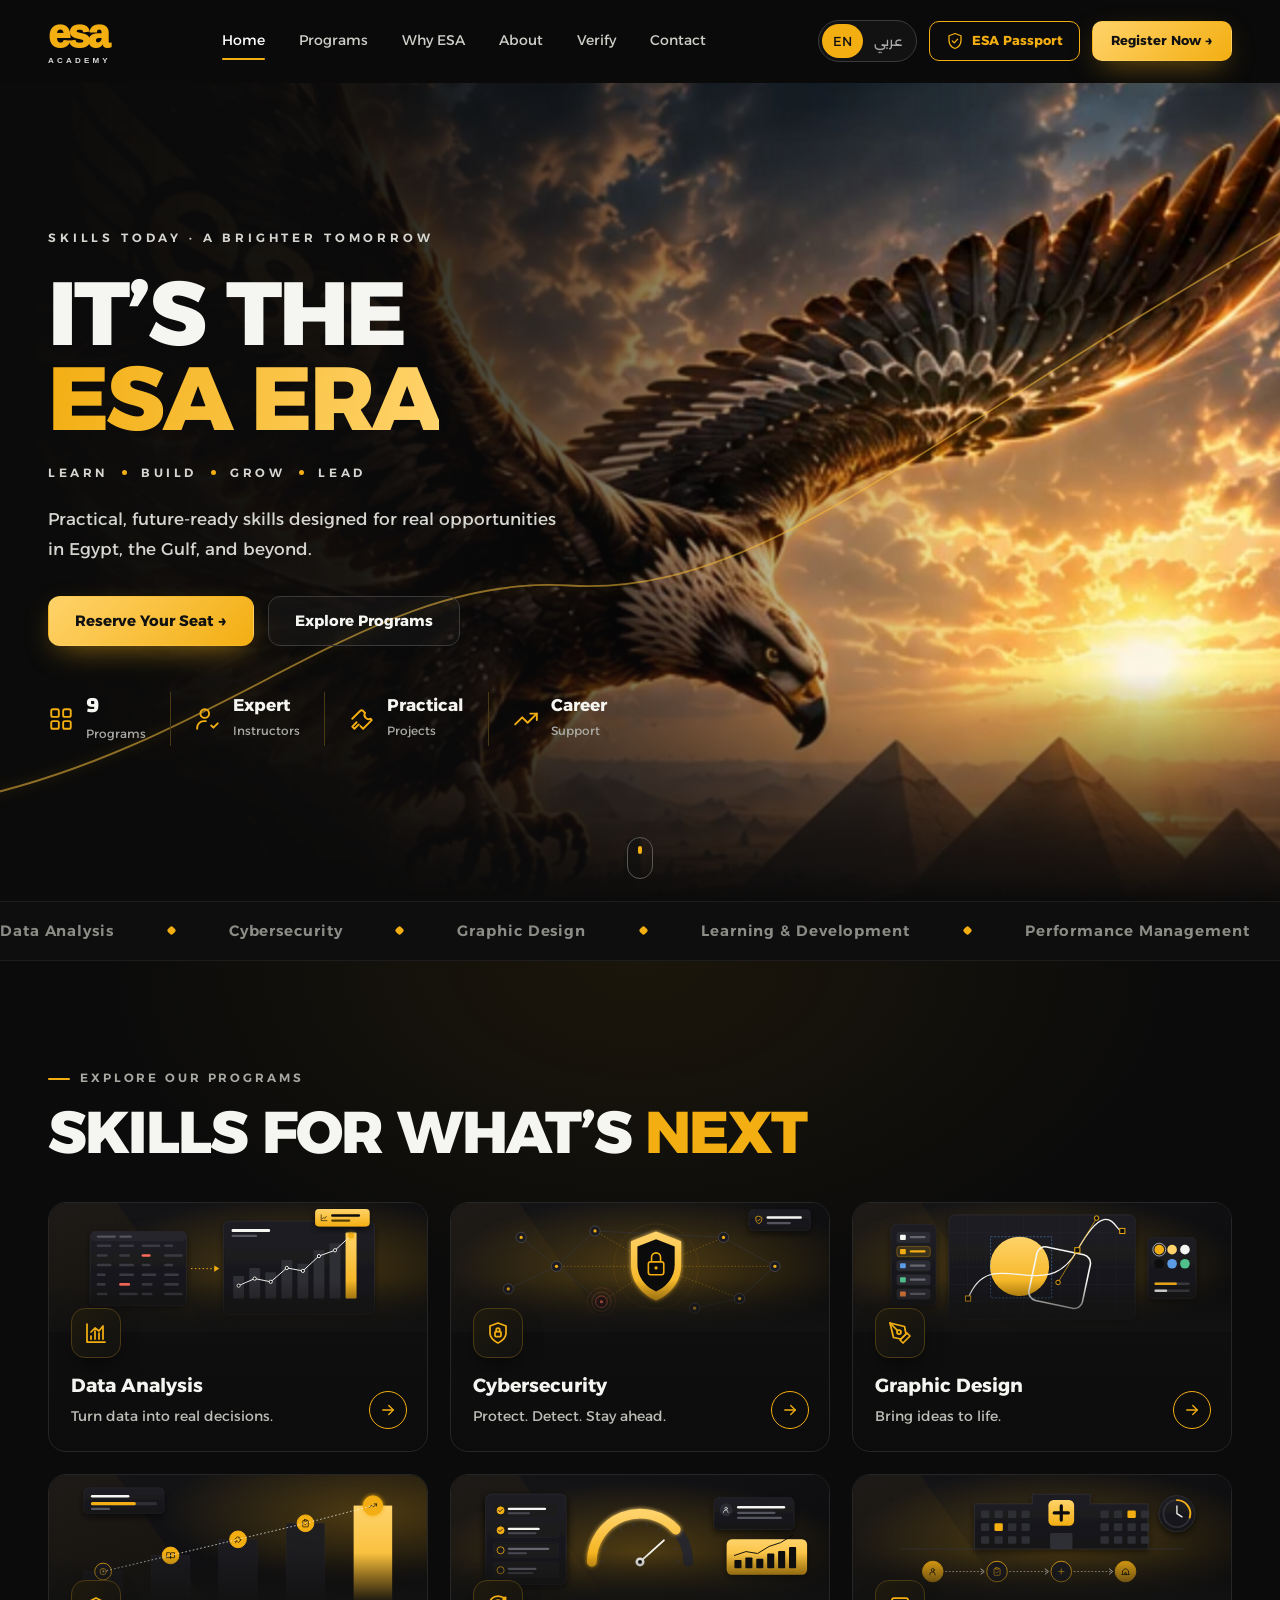
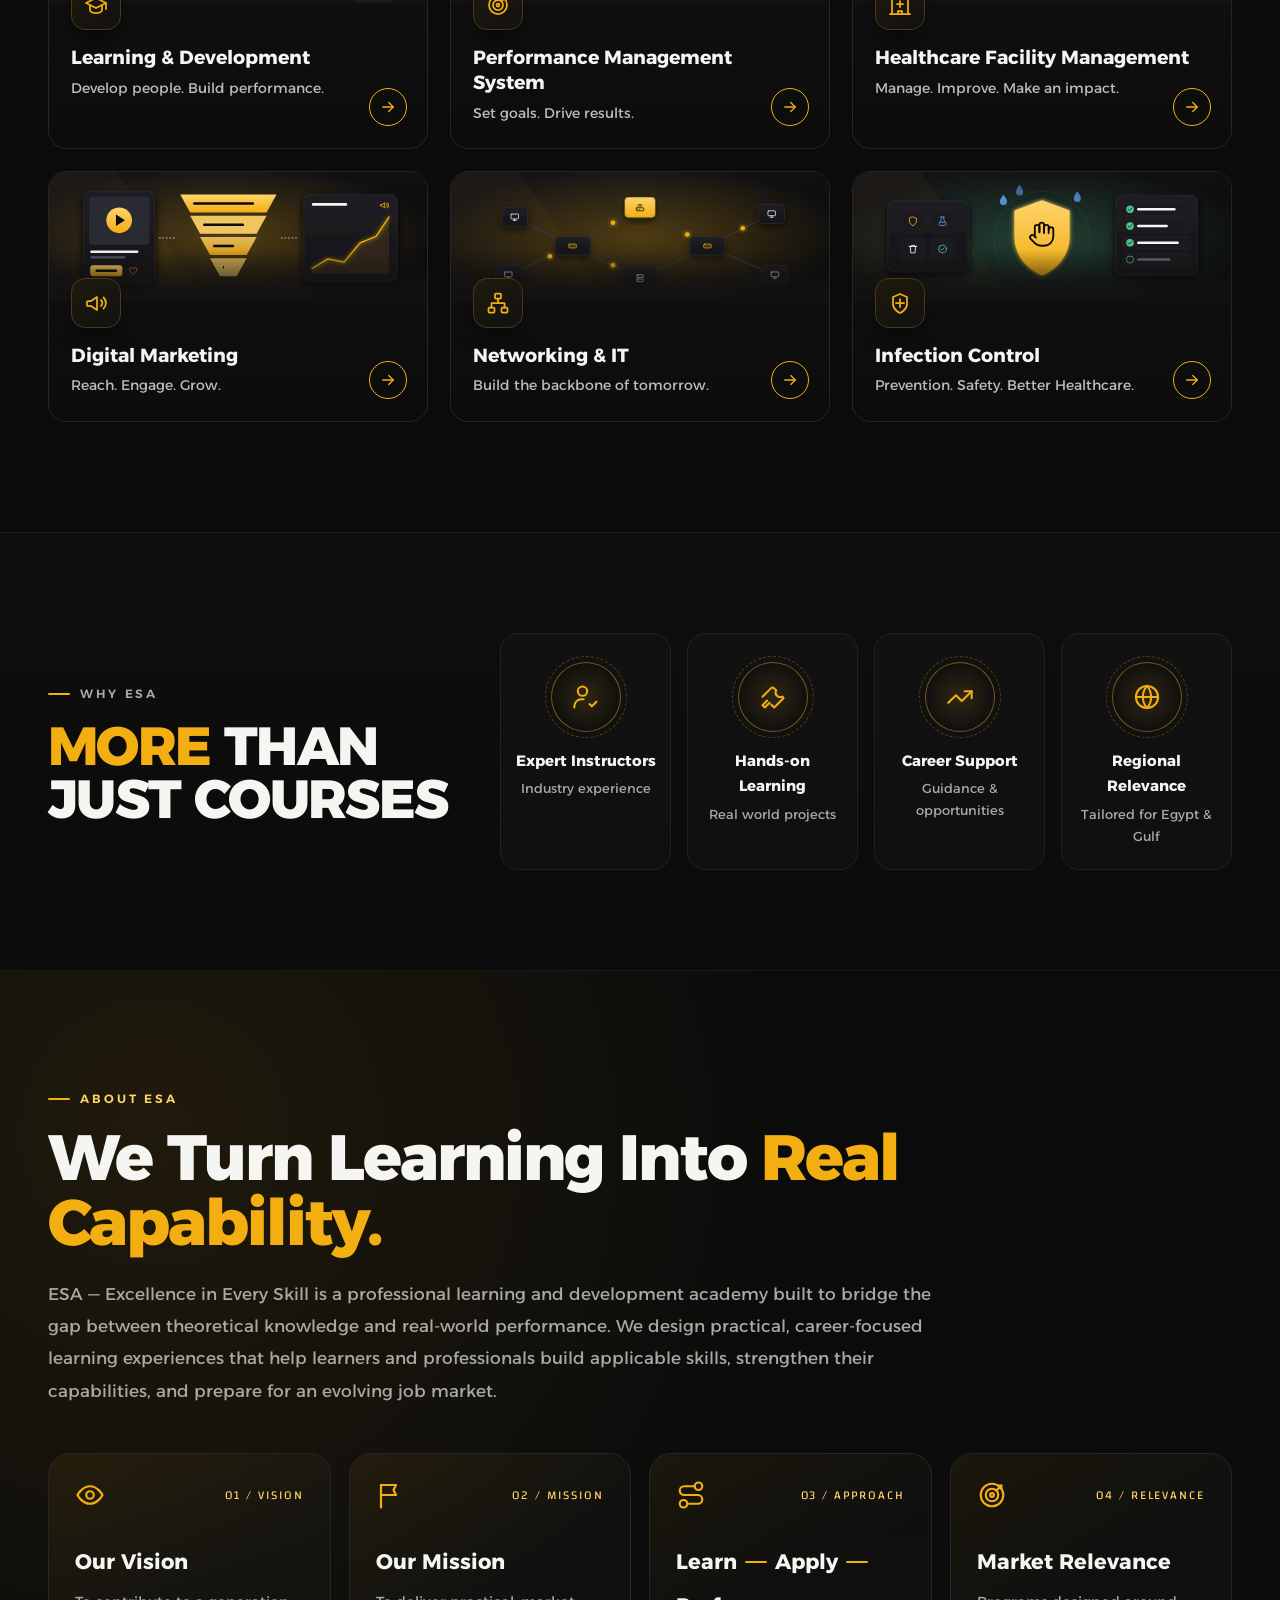
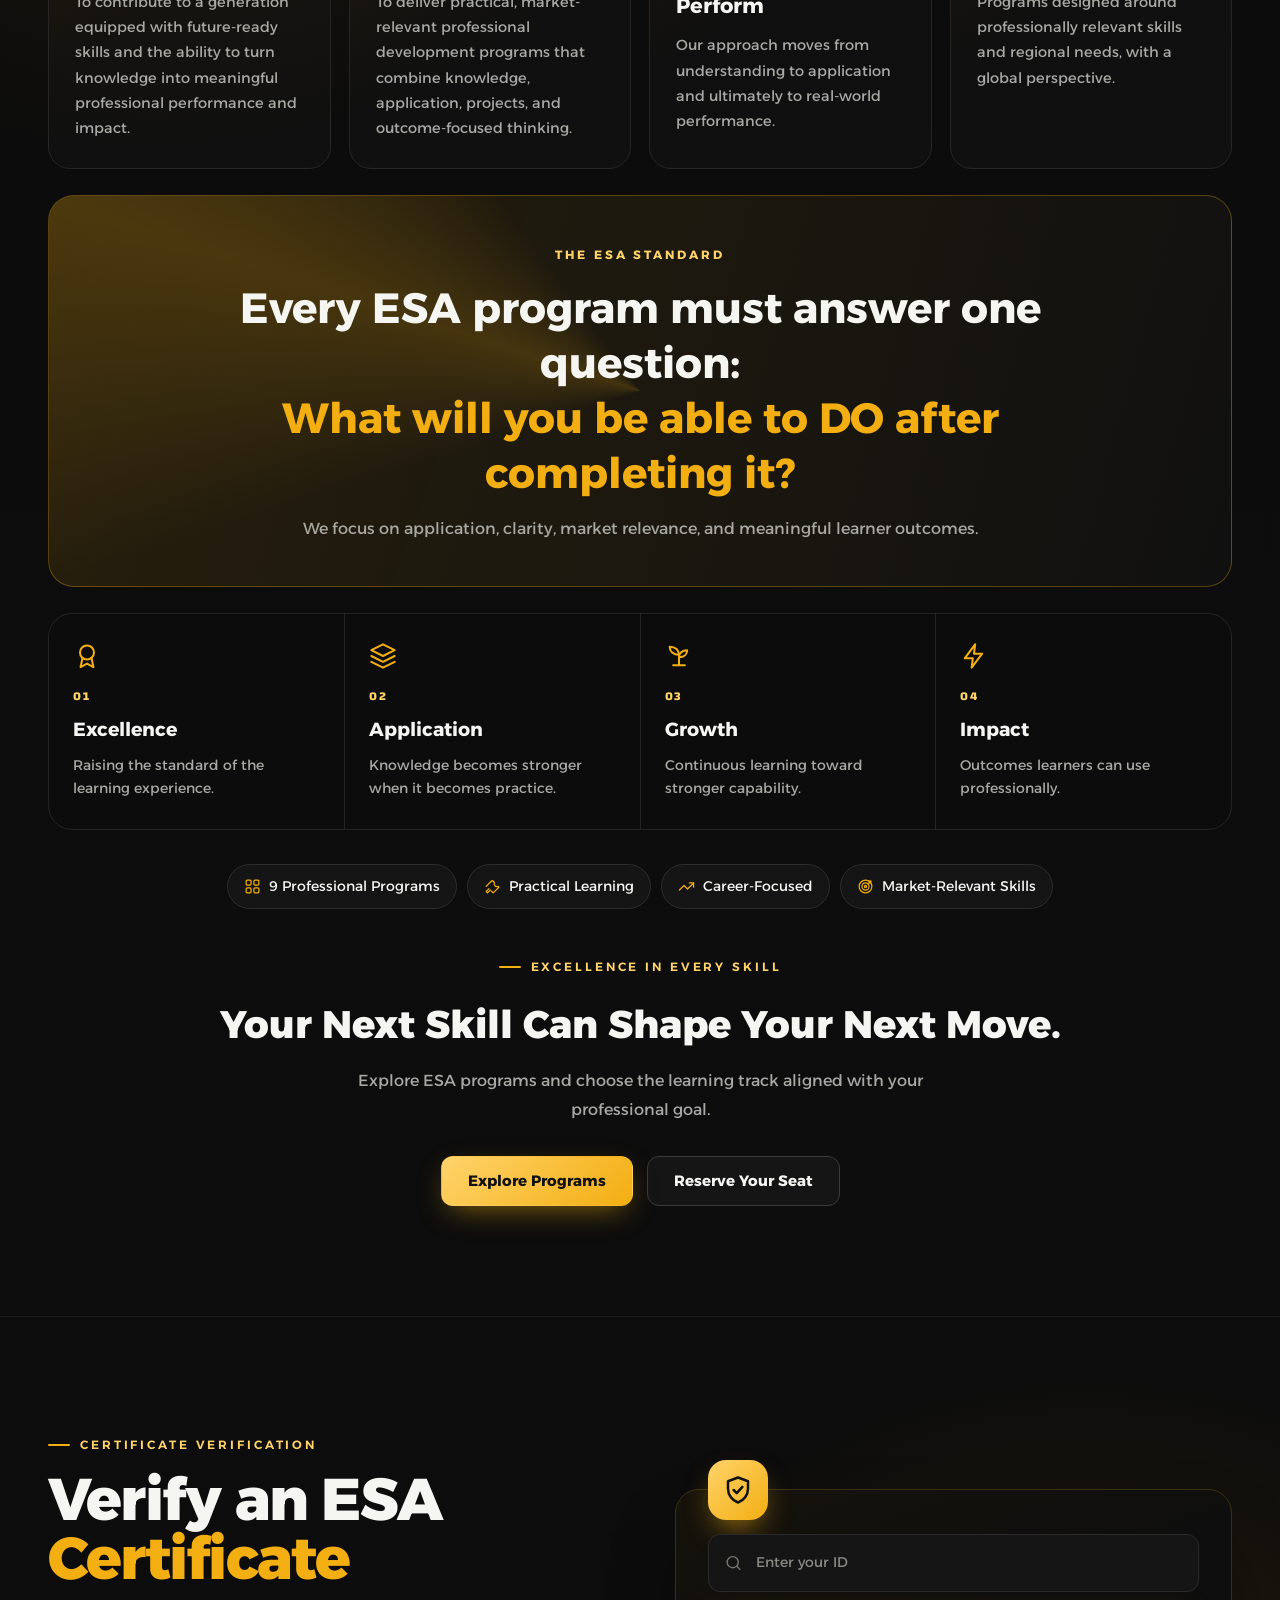
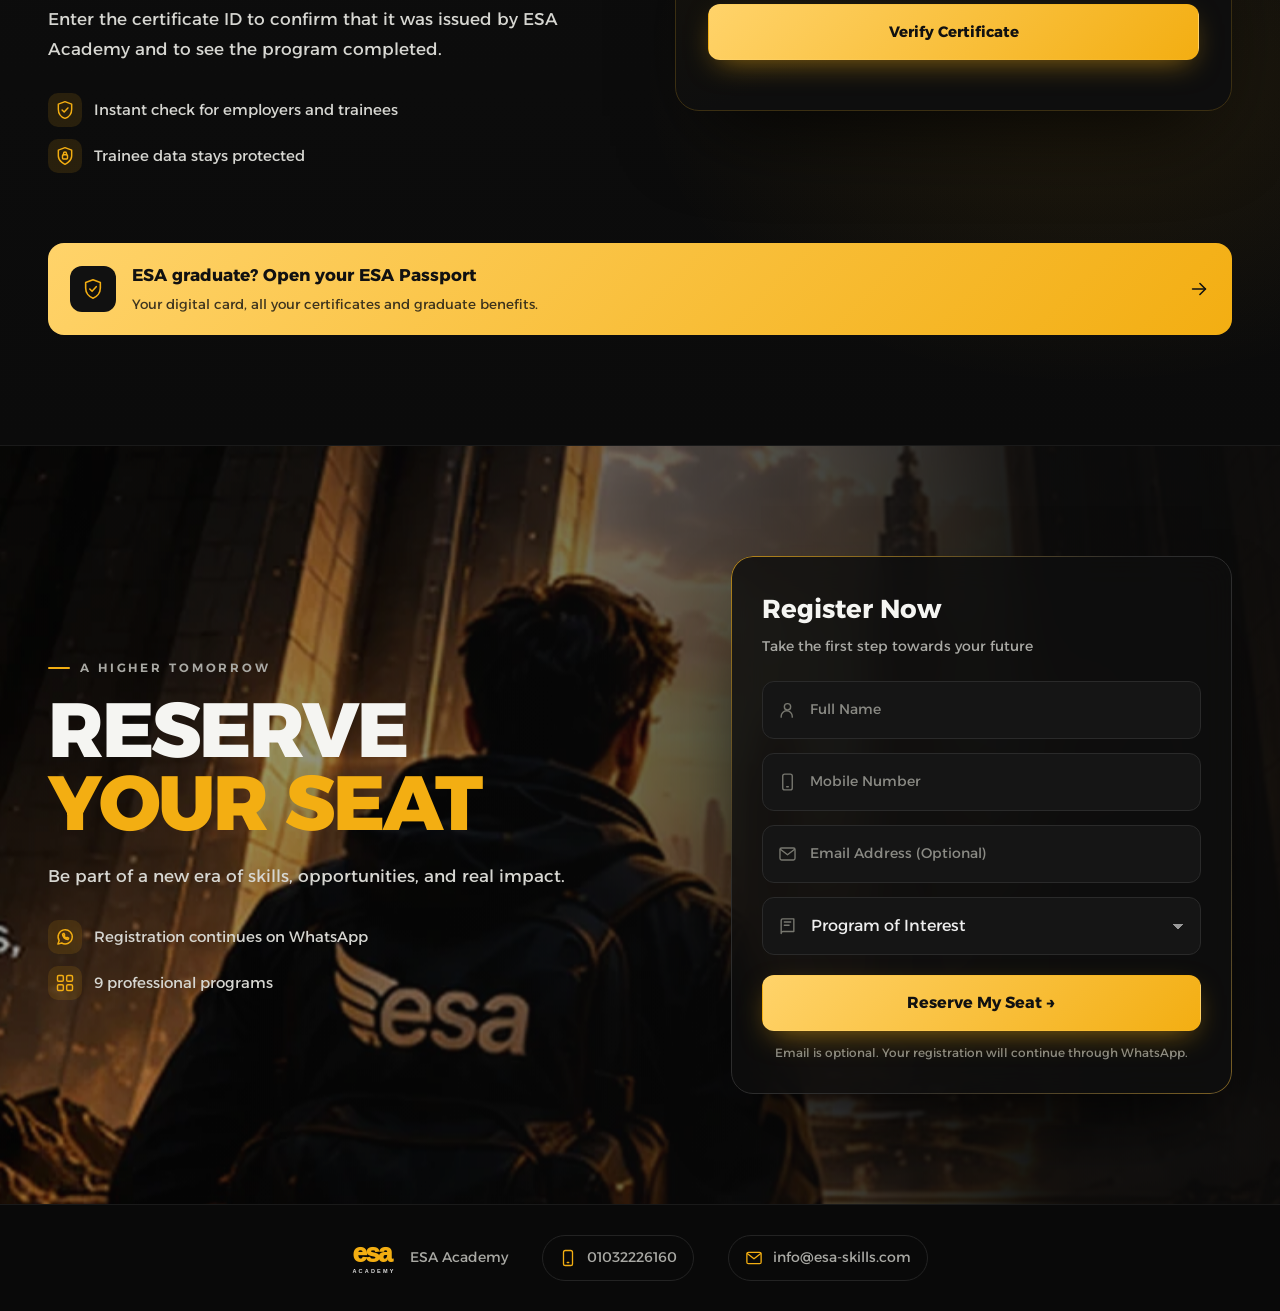
<file: index.html>
<!doctype html>
<html lang="en" dir="ltr">
<head>
<meta charset="utf-8"><meta name="viewport" content="width=device-width,initial-scale=1">
<title>ESA Academy — Excellence in Every Skill</title>
<meta name="description" content="ESA Academy professional programs for practical, future-ready skills.">
<meta name="theme-color" content="#0b0b0b">
<script>if(!matchMedia('(prefers-reduced-motion: reduce)').matches)document.documentElement.classList.add('js')</script>
<link rel="preconnect" href="https://fonts.googleapis.com"><link rel="preconnect" href="https://fonts.gstatic.com" crossorigin>
<link rel="stylesheet" href="https://fonts.googleapis.com/css2?family=Alexandria:wght@300;400;500;600;700;800&family=Changa:wght@500;600;700&display=swap">
<link rel="preload" as="image" href="hero-eagle.webp">
<link rel="stylesheet" href="esa.css?v=7">
</head>
<body>
<svg width="0" height="0" style="position:absolute" aria-hidden="true">
  <defs>
    <linearGradient id="g-gold" x1="0" y1="0" x2="1" y2="1"><stop offset="0" stop-color="#ffd36a"/><stop offset="1" stop-color="#f3ae12"/></linearGradient>
  </defs>
  <!-- ESA icon family: 24px grid, 1.75 stroke, round caps & joins -->
  <symbol id="i-chart" viewBox="0 0 24 24"><path d="M3 3v18h18"/><path d="M7 15v3"/><path d="M11 10v8"/><path d="M15 12v6"/><path d="M19 6v12"/><path d="m7 11 4-4 4 3 4-5"/></symbol>
  <symbol id="i-shield" viewBox="0 0 24 24"><path d="M12 22s8-3.6 8-10V5l-8-3-8 3v7c0 6.4 8 10 8 10Z"/><rect x="9" y="10.5" width="6" height="5" rx="1"/><path d="M10.2 10.5V9a1.8 1.8 0 0 1 3.6 0v1.5"/></symbol>
  <symbol id="i-pen" viewBox="0 0 24 24"><path d="m12 19 7-7 3 3-7 7-3-3Z"/><path d="m18 13-1.5-7.5L2 2l3.5 14.5L13 18l5-5Z"/><path d="m2 2 7.6 7.6"/><circle cx="11" cy="11" r="2"/></symbol>
  <symbol id="i-learn" viewBox="0 0 24 24"><path d="M22 10 12 5 2 10l10 5 10-5Z"/><path d="M6 12v5c0 1.7 2.7 3 6 3s6-1.3 6-3v-5"/><path d="M22 10v6"/></symbol>
  <symbol id="i-target" viewBox="0 0 24 24"><circle cx="12" cy="12" r="9"/><circle cx="12" cy="12" r="5"/><circle cx="12" cy="12" r="1.5"/><path d="m15.5 8.5 4-4"/><path d="M17 4.5h2.5V7"/></symbol>
  <symbol id="i-hospital" viewBox="0 0 24 24"><path d="M4 21V7a2 2 0 0 1 2-2h12a2 2 0 0 1 2 2v14"/><path d="M2 21h20"/><path d="M12 8v6"/><path d="M9 11h6"/><path d="M10 21v-3h4v3"/></symbol>
  <symbol id="i-megaphone" viewBox="0 0 24 24"><path d="M3 11v3a1 1 0 0 0 1 1h3l6 4V6L7 10H4a1 1 0 0 0-1 1Z"/><path d="M17 9a4 4 0 0 1 0 6"/><path d="M19.5 6.5a7.5 7.5 0 0 1 0 11"/></symbol>
  <symbol id="i-network" viewBox="0 0 24 24"><rect x="9" y="2.5" width="6" height="5" rx="1"/><rect x="2.5" y="16.5" width="6" height="5" rx="1"/><rect x="15.5" y="16.5" width="6" height="5" rx="1"/><path d="M12 7.5v4.5"/><path d="M5.5 16.5V12h13v4.5"/></symbol>
  <symbol id="i-sanitize" viewBox="0 0 24 24"><path d="M12 22s7-3 7-9V6l-7-3-7 3v7c0 6 7 9 7 9Z"/><path d="M12 8v8"/><path d="M8 12h8"/></symbol>
  <symbol id="i-mentor" viewBox="0 0 24 24"><circle cx="9" cy="7" r="4"/><path d="M2 21v-1a6 6 0 0 1 6-6h2"/><path d="m15 18 2 2 4-4"/></symbol>
  <symbol id="i-tools" viewBox="0 0 24 24"><path d="M14.7 6.3a4 4 0 0 0 5.4 5.4L21 13l-8 8-2.6-2.6"/><path d="M14.7 6.3 13 4.6a2 2 0 0 0-2.8 0L3 11.8"/><path d="m7 15-4 4 2 2 4-4"/></symbol>
  <symbol id="i-growth" viewBox="0 0 24 24"><path d="m22 7-8.5 8.5-5-5L2 17"/><path d="M16 7h6v6"/></symbol>
  <symbol id="i-globe" viewBox="0 0 24 24"><circle cx="12" cy="12" r="9.5"/><path d="M2.5 12h19"/><path d="M12 2.5a14.5 14.5 0 0 1 0 19"/><path d="M12 2.5a14.5 14.5 0 0 0 0 19"/></symbol>
  <symbol id="i-grid" viewBox="0 0 24 24"><rect x="3" y="3" width="7" height="7" rx="1.5"/><rect x="14" y="3" width="7" height="7" rx="1.5"/><rect x="3" y="14" width="7" height="7" rx="1.5"/><rect x="14" y="14" width="7" height="7" rx="1.5"/></symbol>
  <symbol id="i-eye" viewBox="0 0 24 24"><path d="M2 12s3.6-7 10-7 10 7 10 7-3.6 7-10 7S2 12 2 12Z"/><circle cx="12" cy="12" r="3"/></symbol>
  <symbol id="i-flag" viewBox="0 0 24 24"><path d="M4 22V4"/><path d="M4 4h12l-2 4 2 4H4"/></symbol>
  <symbol id="i-route" viewBox="0 0 24 24"><circle cx="6" cy="19" r="3"/><circle cx="18" cy="5" r="3"/><path d="M9 19h8.5a3.5 3.5 0 0 0 0-7h-11a3.5 3.5 0 0 1 0-7H15"/></symbol>
  <symbol id="i-award" viewBox="0 0 24 24"><circle cx="12" cy="9" r="6"/><path d="m8.2 13.5-1.7 8 5.5-3 5.5 3-1.7-8"/></symbol>
  <symbol id="i-layers" viewBox="0 0 24 24"><path d="m12 2 10 5-10 5L2 7l10-5Z"/><path d="m2 12 10 5 10-5"/><path d="m2 17 10 5 10-5"/></symbol>
  <symbol id="i-sprout" viewBox="0 0 24 24"><path d="M7 20h10"/><path d="M12 20v-9"/><path d="M12 11C12 7 9 4 4 4c0 4 3 7 8 7Z"/><path d="M12 13c0-3 2.5-6 7-6 0 3.5-2.5 6-7 6Z"/></symbol>
  <symbol id="i-zap" viewBox="0 0 24 24"><path d="M13 2 4 14h7l-1 8 9-12h-7l1-8Z"/></symbol>
  <symbol id="i-user" viewBox="0 0 24 24"><circle cx="12" cy="8" r="4"/><path d="M4 21v-1a7 7 0 0 1 14 0v1"/></symbol>
  <symbol id="i-phone" viewBox="0 0 24 24"><rect x="6" y="2" width="12" height="20" rx="2.5"/><path d="M11 18h2"/></symbol>
  <symbol id="i-mail" viewBox="0 0 24 24"><rect x="2.5" y="4.5" width="19" height="15" rx="2"/><path d="m3 6 9 7 9-7"/></symbol>
  <symbol id="i-book" viewBox="0 0 24 24"><path d="M4 19.5V5a2 2 0 0 1 2-2h14v16H6.5A2.5 2.5 0 0 0 4 21.5v-2Z"/><path d="M8 7h8"/><path d="M8 11h6"/></symbol>
  <symbol id="i-whatsapp" viewBox="0 0 24 24"><path d="M3.5 20.5 5 16.3A8.5 8.5 0 1 1 8 19.2l-4.5 1.3Z"/><path d="M9 8.5c0 3.5 3 6.5 6.5 6.5l1-1.6-2-1-1 .9a5 5 0 0 1-2.7-2.7l.9-1-1-2L9 8.5Z"/></symbol>
  <symbol id="i-arrow" viewBox="0 0 24 24"><path d="M5 12h14"/><path d="m13 6 6 6-6 6"/></symbol>
  <symbol id="i-plus" viewBox="0 0 24 24"><path d="M12 5v14"/><path d="M5 12h14"/></symbol>
  <symbol id="i-check" viewBox="0 0 24 24"><path d="m5 12.5 4.5 4.5L19 7.5"/></symbol>
  <symbol id="i-close" viewBox="0 0 24 24"><path d="M6 6l12 12"/><path d="M18 6 6 18"/></symbol>
  <symbol id="i-badge" viewBox="0 0 24 24"><path d="M12 2 4 5v6c0 5 3.4 9.4 8 11 4.6-1.6 8-6 8-11V5l-8-3Z"/><path d="m8.5 12 2.5 2.5 4.5-5"/></symbol>
  <symbol id="i-search" viewBox="0 0 24 24"><circle cx="11" cy="11" r="7"/><path d="m20 20-3.5-3.5"/></symbol>
  <symbol id="i-alert" viewBox="0 0 24 24"><circle cx="12" cy="12" r="9.5"/><path d="M12 7.5v5.5"/><path d="M12 16.5h.01"/></symbol>
  <symbol id="i-calendar" viewBox="0 0 24 24"><rect x="3" y="4.5" width="18" height="17" rx="2"/><path d="M3 9.5h18"/><path d="M8 2.5v4"/><path d="M16 2.5v4"/></symbol>
  <symbol id="i-pin" viewBox="0 0 24 24"><path d="M12 22s7-6.2 7-12a7 7 0 0 0-14 0c0 5.8 7 12 7 12Z"/><circle cx="12" cy="10" r="2.5"/></symbol>
</svg>

<div class="progress" aria-hidden="true"><span id="progress"></span></div>
<header class="site-header" id="siteHeader"><div class="wrap nav">
  <a class="logo" href="#top">esa<small>ACADEMY</small></a>
  <nav class="links" aria-label="Main"><a href="#top" data-en="Home" data-ar="الرئيسية">Home</a><a href="#programs" data-en="Programs" data-ar="البرامج">Programs</a><a href="#why" data-en="Why ESA" data-ar="لماذا ESA">Why ESA</a><a href="#about" data-en="About" data-ar="عن ESA">About</a><a href="#verify" data-en="Verify" data-ar="التحقق">Verify</a><a href="#contact" data-en="Contact" data-ar="تواصل معنا">Contact</a><span class="nav-ink" aria-hidden="true"></span></nav>
  <div class="actions"><div class="lang" role="group" aria-label="Language"><button class="on" data-lang="en">EN</button><button data-lang="ar">عربي</button></div><a href="passport/" class="btn btn-passport" aria-label="ESA Passport"><svg class="ico"><use href="#i-badge"/></svg><span>ESA Passport</span></a><a href="#register" class="btn btn-gold btn-sm" data-en="Register Now →" data-ar="سجل الآن ←">Register Now →</a></div>
</div></header>

<main id="top">
<section class="hero" aria-labelledby="heroTitle">
  <div class="hero-media" aria-hidden="true"><div class="hero-art"></div><span class="hero-sweep"></span></div>
  <svg class="flight" viewBox="0 0 1440 700" preserveAspectRatio="none" aria-hidden="true"><path id="flightPath" d="M-20 610 C 260 560, 420 420, 640 430 S 1040 300, 1460 120"/></svg>
  <div class="wrap hero-grid">
    <div class="hero-inner">
      <div class="eyebrow reveal-up" data-en="SKILLS TODAY · A BRIGHTER TOMORROW" data-ar="مهارات اليوم · لمستقبل أكثر إشراقًا">SKILLS TODAY · A BRIGHTER TOMORROW</div>
      <h1 id="heroTitle" class="hero-title" data-en="IT’S THE <span class='gold'>ESA ERA</span>" data-ar="إنه عصر <span class='gold'>ESA</span>">IT’S THE <span class="gold">ESA ERA</span></h1>
      <div class="pillars reveal-up" aria-label="Learn, Build, Grow, Lead"><span>LEARN</span><i></i><span>BUILD</span><i></i><span>GROW</span><i></i><span>LEAD</span></div>
      <p class="lead reveal-up" data-en="Practical, future-ready skills designed for real opportunities in Egypt, the Gulf, and beyond." data-ar="مهارات عملية للمستقبل مصممة لفرص حقيقية في مصر والخليج وما بعدهما.">Practical, future-ready skills designed for real opportunities in Egypt, the Gulf, and beyond.</p>
      <div class="hero-buttons reveal-up"><a class="btn btn-gold btn-shine magnetic" href="#register"><span data-en="Reserve Your Seat →" data-ar="احجز مقعدك ←">Reserve Your Seat →</span></a><a class="btn btn-ghost" href="#programs" data-en="Explore Programs" data-ar="استكشف البرامج">Explore Programs</a></div>
      <div class="stats">
        <div class="stat"><svg class="ico draw"><use href="#i-grid"/></svg><div><b class="count" data-to="9">9</b><span data-en="Programs" data-ar="برامج">Programs</span></div></div>
        <div class="stat"><svg class="ico draw"><use href="#i-mentor"/></svg><div><b data-en="Expert" data-ar="خبراء">Expert</b><span data-en="Instructors" data-ar="مدربون">Instructors</span></div></div>
        <div class="stat"><svg class="ico draw"><use href="#i-tools"/></svg><div><b data-en="Practical" data-ar="عملية">Practical</b><span data-en="Projects" data-ar="مشروعات">Projects</span></div></div>
        <div class="stat"><svg class="ico draw"><use href="#i-growth"/></svg><div><b data-en="Career" data-ar="دعم">Career</b><span data-en="Support" data-ar="مهني">Support</span></div></div>
      </div>
    </div>
  </div>
  <a class="scroll-hint" href="#programs" aria-label="Scroll to programs"><span></span></a>
</section>

<div class="ticker" aria-hidden="true"><div class="ticker-track">
  <span>Data Analysis</span><span>Cybersecurity</span><span>Graphic Design</span><span>Learning &amp; Development</span><span>Performance Management</span><span>Healthcare Facility Management</span><span>Digital Marketing</span><span>Networking &amp; IT</span><span>Infection Control</span>
  <span>Data Analysis</span><span>Cybersecurity</span><span>Graphic Design</span><span>Learning &amp; Development</span><span>Performance Management</span><span>Healthcare Facility Management</span><span>Digital Marketing</span><span>Networking &amp; IT</span><span>Infection Control</span>
</div></div>

<section id="programs" class="programs">
  <div class="wrap">
    <div class="section-top reveal-up"><div><div class="kicker" data-en="EXPLORE OUR PROGRAMS" data-ar="استكشف برامجنا">EXPLORE OUR PROGRAMS</div><h2 class="section-title" data-en="SKILLS FOR WHAT’S <span class='gold'>NEXT</span>" data-ar="مهارات لما هو <span class='gold'>قادم</span>">SKILLS FOR WHAT’S <span class="gold">NEXT</span></h2></div></div>
    <div class="courses">
      <article class="course" tabindex="0" role="button"><div class="course-media"><img class="course-img" src="data-analysis.svg" alt="" loading="lazy" decoding="async" width="590" height="202"></div><div class="course-body"><span class="course-icon"><svg class="ico"><use href="#i-chart"/></svg></span><h3 data-en="Data Analysis" data-ar="تحليل البيانات">Data Analysis</h3><p data-en="Turn data into real decisions." data-ar="حوّل البيانات إلى قرارات حقيقية.">Turn data into real decisions.</p></div><span class="course-more" aria-hidden="true"><svg class="ico"><use href="#i-arrow"/></svg></span></article>
      <article class="course" tabindex="0" role="button"><div class="course-media"><img class="course-img" src="cybersecurity.svg" alt="" loading="lazy" decoding="async" width="590" height="202"></div><div class="course-body"><span class="course-icon"><svg class="ico"><use href="#i-shield"/></svg></span><h3 data-en="Cybersecurity" data-ar="الأمن السيبراني">Cybersecurity</h3><p data-en="Protect. Detect. Stay ahead." data-ar="احمِ واكتشف وابقَ في المقدمة.">Protect. Detect. Stay ahead.</p></div><span class="course-more" aria-hidden="true"><svg class="ico"><use href="#i-arrow"/></svg></span></article>
      <article class="course" tabindex="0" role="button"><div class="course-media"><img class="course-img" src="graphic-design.svg" alt="" loading="lazy" decoding="async" width="590" height="202"></div><div class="course-body"><span class="course-icon"><svg class="ico"><use href="#i-pen"/></svg></span><h3 data-en="Graphic Design" data-ar="التصميم الجرافيكي">Graphic Design</h3><p data-en="Bring ideas to life." data-ar="حوّل الأفكار إلى واقع.">Bring ideas to life.</p></div><span class="course-more" aria-hidden="true"><svg class="ico"><use href="#i-arrow"/></svg></span></article>
      <article class="course" tabindex="0" role="button"><div class="course-media"><img class="course-img" src="learning-development.svg" alt="" loading="lazy" decoding="async" width="590" height="202"></div><div class="course-body"><span class="course-icon"><svg class="ico"><use href="#i-learn"/></svg></span><h3 data-en="Learning & Development" data-ar="التعلم والتطوير">Learning & Development</h3><p data-en="Develop people. Build performance." data-ar="طوّر الأفراد وابنِ الأداء.">Develop people. Build performance.</p></div><span class="course-more" aria-hidden="true"><svg class="ico"><use href="#i-arrow"/></svg></span></article>
      <article class="course" tabindex="0" role="button"><div class="course-media"><img class="course-img" src="performance-management.svg" alt="" loading="lazy" decoding="async" width="590" height="202"></div><div class="course-body"><span class="course-icon"><svg class="ico"><use href="#i-target"/></svg></span><h3 data-en="Performance Management System" data-ar="نظام إدارة الأداء">Performance Management System</h3><p data-en="Set goals. Drive results." data-ar="حدد الأهداف وحقق النتائج.">Set goals. Drive results.</p></div><span class="course-more" aria-hidden="true"><svg class="ico"><use href="#i-arrow"/></svg></span></article>
      <article class="course" tabindex="0" role="button"><div class="course-media"><img class="course-img" src="healthcare-facilities.svg" alt="" loading="lazy" decoding="async" width="590" height="202"></div><div class="course-body"><span class="course-icon"><svg class="ico"><use href="#i-hospital"/></svg></span><h3 data-en="Healthcare Facility Management" data-ar="إدارة المنشآت الصحية">Healthcare Facility Management</h3><p data-en="Manage. Improve. Make an impact." data-ar="أدِر وطوّر واصنع أثرًا.">Manage. Improve. Make an impact.</p></div><span class="course-more" aria-hidden="true"><svg class="ico"><use href="#i-arrow"/></svg></span></article>
      <article class="course" tabindex="0" role="button"><div class="course-media"><img class="course-img" src="digital-marketing.svg" alt="" loading="lazy" decoding="async" width="590" height="202"></div><div class="course-body"><span class="course-icon"><svg class="ico"><use href="#i-megaphone"/></svg></span><h3 data-en="Digital Marketing" data-ar="التسويق الرقمي">Digital Marketing</h3><p data-en="Reach. Engage. Grow." data-ar="تواصل وتفاعل وانمُ.">Reach. Engage. Grow.</p></div><span class="course-more" aria-hidden="true"><svg class="ico"><use href="#i-arrow"/></svg></span></article>
      <article class="course" tabindex="0" role="button"><div class="course-media"><img class="course-img" src="networks.svg" alt="" loading="lazy" decoding="async" width="590" height="202"></div><div class="course-body"><span class="course-icon"><svg class="ico"><use href="#i-network"/></svg></span><h3 data-en="Networking & IT" data-ar="الشبكات">Networking & IT</h3><p data-en="Build the backbone of tomorrow." data-ar="ابنِ البنية التحتية للغد.">Build the backbone of tomorrow.</p></div><span class="course-more" aria-hidden="true"><svg class="ico"><use href="#i-arrow"/></svg></span></article>
      <article class="course" tabindex="0" role="button"><div class="course-media"><img class="course-img" src="infection-control.svg" alt="" loading="lazy" decoding="async" width="590" height="202"></div><div class="course-body"><span class="course-icon"><svg class="ico"><use href="#i-sanitize"/></svg></span><h3 data-en="Infection Control" data-ar="مكافحة العدوى">Infection Control</h3><p data-en="Prevention. Safety. Better Healthcare." data-ar="وقاية وأمان ورعاية صحية أفضل.">Prevention. Safety. Better Healthcare.</p></div><span class="course-more" aria-hidden="true"><svg class="ico"><use href="#i-arrow"/></svg></span></article>
    </div>
  </div>
</section>

<section id="why" class="why-sec">
  <div class="wrap why-grid">
    <div class="why reveal-up"><div class="kicker">WHY ESA</div><h2><span class="gold">MORE</span> THAN<br>JUST COURSES</h2></div>
    <div class="benefits">
      <div class="benefit reveal-up"><div class="circle"><svg class="ico draw"><use href="#i-mentor"/></svg></div><b data-en="Expert Instructors" data-ar="مدربون خبراء">Expert Instructors</b><p data-en="Industry experience" data-ar="خبرة عملية">Industry experience</p></div>
      <div class="benefit reveal-up"><div class="circle"><svg class="ico draw"><use href="#i-tools"/></svg></div><b data-en="Hands-on Learning" data-ar="تعلم عملي">Hands-on Learning</b><p data-en="Real world projects" data-ar="مشروعات واقعية">Real world projects</p></div>
      <div class="benefit reveal-up"><div class="circle"><svg class="ico draw"><use href="#i-growth"/></svg></div><b data-en="Career Support" data-ar="دعم مهني">Career Support</b><p data-en="Guidance & opportunities" data-ar="توجيه وفرص">Guidance & opportunities</p></div>
      <div class="benefit reveal-up"><div class="circle"><svg class="ico draw"><use href="#i-globe"/></svg></div><b data-en="Regional Relevance" data-ar="ملاءمة إقليمية">Regional Relevance</b><p data-en="Tailored for Egypt & Gulf" data-ar="مصمم لمصر والخليج">Tailored for Egypt & Gulf</p></div>
    </div>
  </div>
</section>

<section class="about-era" id="about"><div class="wrap">
  <div class="about-head reveal-up">
    <span class="kicker kicker-gold" data-en="ABOUT ESA" data-ar="عن ESA">ABOUT ESA</span>
    <h2 class="about-title" data-en="We Turn Learning Into <span class='gold'>Real Capability.</span>" data-ar="نحوّل التعلّم إلى <span class='gold'>قدرة حقيقية.</span>">We Turn Learning Into <span class="gold">Real Capability.</span></h2>
    <p class="about-intro" data-en="ESA — Excellence in Every Skill is a professional learning and development academy built to bridge the gap between theoretical knowledge and real-world performance. We design practical, career-focused learning experiences that help learners and professionals build applicable skills, strengthen their capabilities, and prepare for an evolving job market." data-ar="ESA — Excellence in Every Skill هي أكاديمية للتعليم والتطوير المهني، بُنيت لسد الفجوة بين المعرفة النظرية ومتطلبات الأداء الحقيقي. نصمم تجارب تعلم عملية وموجهة للمسار المهني تساعد المتعلمين والمهنيين على بناء مهارات قابلة للتطبيق والاستعداد لسوق عمل متغير.">ESA — Excellence in Every Skill is a professional learning and development academy built to bridge the gap between theoretical knowledge and real-world performance.</p>
  </div>
  <div class="about-grid">
    <article class="about-card tilt reveal-up"><div class="card-top"><svg class="ico draw"><use href="#i-eye"/></svg><span class="about-num">01 / VISION</span></div><h3 data-en="Our Vision" data-ar="رؤيتنا">Our Vision</h3><p data-en="To contribute to a generation equipped with future-ready skills and the ability to turn knowledge into meaningful professional performance and impact." data-ar="أن نساهم في بناء جيل يمتلك مهارات المستقبل والقدرة على تحويل المعرفة إلى أداء وتأثير مهني حقيقي.">Future-ready skills and meaningful impact.</p></article>
    <article class="about-card tilt reveal-up"><div class="card-top"><svg class="ico draw"><use href="#i-flag"/></svg><span class="about-num">02 / MISSION</span></div><h3 data-en="Our Mission" data-ar="رسالتنا">Our Mission</h3><p data-en="To deliver practical, market-relevant professional development programs that combine knowledge, application, projects, and outcome-focused thinking." data-ar="تقديم برامج تطوير مهني عملية ومرتبطة بالسوق تجمع بين المعرفة والتطبيق والمشروعات والتركيز على النتائج.">Practical, market-relevant professional development.</p></article>
    <article class="about-card tilt reveal-up approach"><div class="card-top"><svg class="ico draw"><use href="#i-route"/></svg><span class="about-num">03 / APPROACH</span></div><h3 class="steps-h"><span>Learn</span><i class="step-line"></i><span>Apply</span><i class="step-line"></i><span>Perform</span></h3><p data-en="Our approach moves from understanding to application and ultimately to real-world performance." data-ar="منهجيتنا تبدأ بالفهم، ثم التطبيق، وتنتهي بالقدرة على استخدام المهارة في مواقف العمل الحقيقية.">Understanding to application to performance.</p></article>
    <article class="about-card tilt reveal-up"><div class="card-top"><svg class="ico draw"><use href="#i-target"/></svg><span class="about-num">04 / RELEVANCE</span></div><h3 data-en="Market Relevance" data-ar="مرتبطون بالسوق">Market Relevance</h3><p data-en="Programs designed around professionally relevant skills and regional needs, with a global perspective." data-ar="برامج مصممة حول المهارات المطلوبة واحتياجات السوق في المنطقة بمنظور عالمي.">Professionally relevant skills with a global perspective.</p></article>
  </div>
  <div class="esa-standard reveal-up"><span class="std-glow" aria-hidden="true"></span><small>THE ESA STANDARD</small><h3 data-en="Every ESA program must answer one question:<br><span class='gold'>What will you be able to DO after completing it?</span>" data-ar="كل برنامج في ESA لازم يجاوب على سؤال واحد:<br><span class='gold'>ماذا ستستطيع أن تفعل بعد إتمامه؟</span>">Every ESA program must answer one question:<br><span class="gold">What will you be able to DO after completing it?</span></h3><p data-en="We focus on application, clarity, market relevance, and meaningful learner outcomes." data-ar="نركز على التطبيق والوضوح والارتباط بسوق العمل والنتائج الحقيقية للمتعلم.">Application, clarity, relevance and outcomes.</p></div>
  <div class="about-values">
    <div class="reveal-up"><svg class="ico draw"><use href="#i-award"/></svg><b>01</b><strong data-en="Excellence" data-ar="التميّز">Excellence</strong><span data-en="Raising the standard of the learning experience." data-ar="رفع معيار الجودة في تجربة التعلم.">Raising the standard.</span></div>
    <div class="reveal-up"><svg class="ico draw"><use href="#i-layers"/></svg><b>02</b><strong data-en="Application" data-ar="التطبيق">Application</strong><span data-en="Knowledge becomes stronger when it becomes practice." data-ar="المعرفة تصبح أقوى عندما تتحول إلى ممارسة.">Knowledge into practice.</span></div>
    <div class="reveal-up"><svg class="ico draw"><use href="#i-sprout"/></svg><b>03</b><strong data-en="Growth" data-ar="التطور">Growth</strong><span data-en="Continuous learning toward stronger capability." data-ar="تعلم مستمر لبناء قدرات أقوى.">Continuous learning.</span></div>
    <div class="reveal-up"><svg class="ico draw"><use href="#i-zap"/></svg><b>04</b><strong data-en="Impact" data-ar="الأثر">Impact</strong><span data-en="Outcomes learners can use professionally." data-ar="نتائج يمكن للمتعلم استخدامها مهنيًا.">Professional outcomes.</span></div>
  </div>
  <div class="about-tags reveal-up"><span><svg class="ico"><use href="#i-grid"/></svg>9 Professional Programs</span><span><svg class="ico"><use href="#i-tools"/></svg>Practical Learning</span><span><svg class="ico"><use href="#i-growth"/></svg>Career-Focused</span><span><svg class="ico"><use href="#i-target"/></svg>Market-Relevant Skills</span></div>
  <div class="about-cta reveal-up"><span class="kicker kicker-gold">EXCELLENCE IN EVERY SKILL</span><h3 data-en="Your Next Skill Can Shape Your Next Move." data-ar="مهارتك القادمة قد تصنع خطوتك القادمة.">Your Next Skill Can Shape Your Next Move.</h3><p data-en="Explore ESA programs and choose the learning track aligned with your professional goal." data-ar="استكشف برامج ESA واختر المسار الأقرب لهدفك المهني.">Explore ESA programs and choose the learning track aligned with your professional goal.</p><div class="hero-buttons center"><a class="btn btn-gold btn-shine" href="#programs" data-en="Explore Programs" data-ar="استكشف البرامج">Explore Programs</a><a class="btn btn-ghost" href="#register" data-en="Reserve Your Seat" data-ar="احجز مقعدك">Reserve Your Seat</a></div></div>
</div></section>

<section class="verify" id="verify">
  <div class="wrap verify-grid">
    <div class="verify-copy reveal-up">
      <div class="kicker kicker-gold" data-en="CERTIFICATE VERIFICATION" data-ar="التحقق من الشهادات">CERTIFICATE VERIFICATION</div>
      <h2 class="section-title" data-en="Verify an ESA <span class='gold'>Certificate</span>" data-ar="تحقّق من <span class='gold'>شهادة ESA</span>">Verify an ESA <span class="gold">Certificate</span></h2>
      <p class="lead" data-en="Enter the certificate ID to confirm that it was issued by ESA Academy and to see the program completed." data-ar="أدخل رقم الشهادة (ID) للتأكد من أنها صادرة من ESA Academy ومعرفة البرنامج الذي اجتازه المتدرب.">Enter the certificate ID to confirm that it was issued by ESA Academy and to see the program completed.</p>
      <ul class="reg-points"><li><svg class="ico"><use href="#i-badge"/></svg><span data-en="Instant check for employers and trainees" data-ar="تحقق فوري لجهات العمل والمتدربين">Instant check for employers and trainees</span></li><li><svg class="ico"><use href="#i-shield"/></svg><span data-en="Trainee data stays protected" data-ar="بيانات المتدربين محمية">Trainee data stays protected</span></li></ul>
    </div>
    <a class="passport-teaser" href="passport/"><span class="pt-ico"><svg class="ico"><use href="#i-badge"/></svg></span><span><b data-en="ESA graduate? Open your ESA Passport" data-ar="خريج ESA؟ افتح ESA Passport">ESA graduate? Open your ESA Passport</b><small data-en="Your digital card, all your certificates and graduate benefits." data-ar="بطاقتك الرقمية وكل شهاداتك ومزايا الخريجين.">Your digital card, all your certificates and graduate benefits.</small></span><svg class="ico pt-arr"><use href="#i-arrow"/></svg></a>
    <div class="verify-card reveal-up">
      <span class="verify-seal" aria-hidden="true"><svg class="ico"><use href="#i-badge"/></svg></span>
      <form id="verifyForm" class="verify-form" autocomplete="off" novalidate>
        <label class="field"><svg class="ico"><use href="#i-search"/></svg><input id="certId" placeholder=" " spellcheck="false" autocapitalize="characters" dir="ltr"><span data-en="Enter your ID" data-ar="أدخل رقم الـ ID">Enter your ID</span></label>
        <button class="btn btn-gold btn-shine" type="submit" id="verifyBtn"><span data-en="Verify Certificate" data-ar="تحقق من الشهادة">Verify Certificate</span></button>
      </form>
      <div id="verifyResult" class="verify-result" aria-live="polite"></div>
    </div>
  </div>
</section>

<section class="register" id="register">
  <div class="register-bg" aria-hidden="true"></div>
  <div class="wrap register-grid">
    <div class="register-copy reveal-up"><div class="kicker">A HIGHER TOMORROW</div><h2 data-en="RESERVE<br><span class='gold'>YOUR SEAT</span>" data-ar="احجز<br><span class='gold'>مقعدك</span>">RESERVE<br><span class="gold">YOUR SEAT</span></h2><p class="lead" data-en="Be part of a new era of skills, opportunities, and real impact." data-ar="كن جزءًا من عصر جديد من المهارات والفرص والتأثير الحقيقي.">Be part of a new era of skills, opportunities, and real impact.</p>
      <ul class="reg-points"><li><svg class="ico"><use href="#i-whatsapp"/></svg><span data-en="Registration continues on WhatsApp" data-ar="يستكمل التسجيل عبر واتساب">Registration continues on WhatsApp</span></li><li><svg class="ico"><use href="#i-grid"/></svg><span data-en="9 professional programs" data-ar="9 برامج مهنية">9 professional programs</span></li></ul>
    </div>
    <form class="form reveal-up" id="leadForm" novalidate>
      <h3 data-en="Register Now" data-ar="سجل الآن">Register Now</h3><p data-en="Take the first step towards your future" data-ar="خذ أول خطوة نحو مستقبلك">Take the first step towards your future</p>
      <label class="field"><svg class="ico"><use href="#i-user"/></svg><input id="name" required placeholder=" " autocomplete="name"><span data-en="Full Name" data-ar="الاسم بالكامل">Full Name</span></label>
      <label class="field"><svg class="ico"><use href="#i-phone"/></svg><input id="phone" required placeholder=" " inputmode="tel" autocomplete="tel"><span data-en="Mobile Number" data-ar="رقم الموبايل">Mobile Number</span></label>
      <label class="field"><svg class="ico"><use href="#i-mail"/></svg><input id="email" type="email" placeholder=" " autocomplete="email"><span data-en="Email Address (Optional)" data-ar="البريد الإلكتروني (اختياري)">Email Address (Optional)</span></label>
      <label class="field select"><svg class="ico"><use href="#i-book"/></svg><select id="course" required><option value="" data-en="Program of Interest" data-ar="البرنامج المطلوب">Program of Interest</option><option value="Data Analysis" data-en="Data Analysis" data-ar="تحليل البيانات">Data Analysis</option><option value="Cybersecurity" data-en="Cybersecurity" data-ar="الأمن السيبراني">Cybersecurity</option><option value="Graphic Design" data-en="Graphic Design" data-ar="التصميم الجرافيكي">Graphic Design</option><option value="Learning & Development" data-en="Learning & Development" data-ar="التعلم والتطوير">Learning & Development</option><option value="Performance Management System" data-en="Performance Management System" data-ar="نظام إدارة الأداء">Performance Management System</option><option value="Healthcare Facility Management" data-en="Healthcare Facility Management" data-ar="إدارة المنشآت الصحية">Healthcare Facility Management</option><option value="Digital Marketing" data-en="Digital Marketing" data-ar="التسويق الرقمي">Digital Marketing</option><option value="Networking & IT" data-en="Networking & IT" data-ar="الشبكات">Networking & IT</option><option value="Infection Control" data-en="Infection Control" data-ar="مكافحة العدوى">Infection Control</option></select></label>
      <button class="btn btn-gold btn-shine submit" type="submit"><span class="label" data-en="Reserve My Seat →" data-ar="احجز مقعدي ←">Reserve My Seat →</span><span class="done" aria-hidden="true"><svg class="ico"><use href="#i-whatsapp"/></svg>WhatsApp</span></button>
      <div class="note" data-en="Email is optional. Your registration will continue through WhatsApp." data-ar="البريد الإلكتروني اختياري. سيستكمل التسجيل عبر واتساب.">Email is optional. Your registration will continue through WhatsApp.</div>
    </form>
  </div>
</section>

<div class="course-modal" id="courseModal" aria-hidden="true"><div class="modal-backdrop"></div><div class="modal-card" role="dialog" aria-modal="true" aria-labelledby="modalTitle"><button class="modal-close" aria-label="Close"><svg class="ico"><use href="#i-close"/></svg></button><div class="modal-hero" id="modalHero"></div><div class="modal-body"><div class="kicker kicker-gold">ESA ACADEMY PROGRAM</div><h2 id="modalTitle"></h2><p class="modal-intro" id="modalIntro"></p><div class="detail-grid"><div class="detail"><h4><svg class="ico"><use href="#i-book"/></svg><span id="learnHead">WHAT YOU’LL LEARN</span></h4><ul id="modalLearn"></ul></div><div class="detail"><h4><svg class="ico"><use href="#i-zap"/></svg><span id="benefitHead">WHY IT MATTERS</span></h4><ul id="modalBenefits"></ul></div><div class="detail"><h4><svg class="ico"><use href="#i-growth"/></svg><span id="careerHead">CAREER READINESS</span></h4><ul id="modalCareer"></ul></div><div class="detail market"><h4><svg class="ico"><use href="#i-globe"/></svg><span id="marketHead">WHY THE MARKET NEEDS IT</span></h4><ul id="modalMarket"></ul></div></div><div class="modal-cta"><a href="#register" class="btn btn-gold btn-shine pulse" id="modalRegister">Reserve Your Seat →</a></div></div></div></div>
</main>

<footer id="contact" class="contact"><div class="wrap contact-row">
  <span class="contact-brand"><span class="logo logo-sm">esa<small>ACADEMY</small></span><span>ESA Academy</span></span>
  <a href="tel:01032226160" class="contact-item"><svg class="ico"><use href="#i-phone"/></svg><span dir="ltr">01032226160</span></a>
  <a href="mailto:info@esa-skills.com" class="contact-item"><svg class="ico"><use href="#i-mail"/></svg><span>info@esa-skills.com</span></a>
</div></footer>

<script>
const courseInfo={
"Data Analysis":{ar:"تحليل البيانات",img:"data-analysis.svg",intro:["Learn to turn raw data into clear insights and business decisions.","تعلّم تحويل البيانات الخام إلى رؤى واضحة وقرارات عملية."],learn:[["Excel and data cleaning","Power BI dashboards and visualization","Core statistics and KPI analysis","Practical reporting and storytelling"],["Excel وتنظيف وتجهيز البيانات","Power BI وبناء لوحات المعلومات","أساسيات الإحصاء وتحليل مؤشرات الأداء","التقارير العملية وعرض قصة البيانات"]],benefit:[["Make evidence-based decisions","Measure performance and spot trends","Communicate insights clearly"],["اتخاذ قرارات مبنية على البيانات","قياس الأداء واكتشاف الاتجاهات","عرض النتائج بصورة واضحة للإدارة"]],career:[["Build portfolio-ready dashboards","Prepare for analyst and reporting roles","Apply analytics across business functions"],["بناء Dashboards تصلح للـPortfolio","الاستعداد لوظائف التحليل والتقارير","تطبيق التحليل في قطاعات ووظائف مختلفة"]],market:[["Organizations increasingly rely on data to improve efficiency, customer experience and planning."],["المؤسسات تعتمد بصورة متزايدة على البيانات لتحسين الكفاءة وتجربة العملاء والتخطيط."]]},
"Cybersecurity":{ar:"الأمن السيبراني",img:"cybersecurity.svg",intro:["Build a practical foundation for protecting systems, networks and information.","ابنِ أساسًا عمليًا لحماية الأنظمة والشبكات والمعلومات."],learn:[["Security fundamentals and threats","Network and endpoint protection","Risk, vulnerabilities and incident response","Security awareness and practical scenarios"],["أساسيات الأمن والتهديدات","حماية الشبكات والأجهزة","المخاطر والثغرات والاستجابة للحوادث","التوعية الأمنية وسيناريوهات عملية"]],benefit:[["Understand how attacks happen","Reduce organizational security risk","Develop a security-first mindset"],["فهم كيفية حدوث الهجمات","تقليل المخاطر الأمنية بالمؤسسات","بناء عقلية أمنية عملية"]],career:[["Foundation for SOC and security roles","Useful for IT and network professionals","Practical security vocabulary and workflows"],["أساس لوظائف SOC والأمن السيبراني","مفيد لمتخصصي IT والشبكات","فهم عملي لمصطلحات وإجراءات الأمن"]],market:[["Digital transformation, cloud adoption and growing cyber threats keep security skills strategically important."],["التحول الرقمي والـCloud وتزايد التهديدات الإلكترونية يجعل مهارات الأمن السيبراني ذات أهمية مستمرة."]]},
"Graphic Design":{ar:"التصميم الجرافيكي",img:"graphic-design.svg",intro:["Turn ideas into visual communication that works across brands and digital channels.","حوّل الأفكار إلى تواصل بصري قوي للعلامات التجارية والمنصات الرقمية."],learn:[["Design principles and composition","Typography, color and visual hierarchy","Social and brand assets","Practical creative workflow"],["مبادئ التصميم والتكوين","الخطوط والألوان والهرمية البصرية","تصميمات السوشيال والبراند","Workflow إبداعي عملي"]],benefit:[["Create clearer visual messages","Build consistent brand communication","Produce professional digital assets"],["توصيل الرسائل بصريًا بوضوح","بناء هوية بصرية متناسقة","إنتاج تصميمات رقمية احترافية"]],career:[["Develop a visual portfolio","Prepare for junior designer and freelance work","Work with marketing and content teams"],["بناء Portfolio بصري","الاستعداد للعمل كـJunior Designer أو Freelancer","العمل مع فرق التسويق والمحتوى"]],market:[["Every digital brand needs continuous visual content across social, advertising, product and communication channels."],["كل علامة تجارية رقمية تحتاج محتوى بصريًا مستمرًا للسوشيال والإعلانات والمنتجات والتواصل."]]},
"Learning & Development":{ar:"التعلم والتطوير",img:"learning-development.svg",intro:["Design learning that improves capability and supports organizational performance.","صمّم تعلمًا يطوّر قدرات الأفراد ويدعم أداء المؤسسة."],learn:[["Training needs analysis","Learning objectives and program design","Delivery and facilitation principles","Evaluation and learning impact"],["تحليل الاحتياجات التدريبية","صياغة الأهداف وتصميم البرامج","مبادئ التدريب والتيسير","تقييم التدريب وقياس الأثر"]],benefit:[["Link training to real capability gaps","Improve learning effectiveness","Measure value beyond attendance"],["ربط التدريب بفجوات المهارات الحقيقية","رفع فاعلية التعلم","قياس قيمة التدريب بعيدًا عن مجرد الحضور"]],career:[["Prepare for L&D and training roles","Build structured learning plans","Support talent and capability initiatives"],["الاستعداد لوظائف L&D والتدريب","بناء خطط تعلم منظمة","دعم مبادرات المواهب وتطوير القدرات"]],market:[["Rapid skill change makes continuous reskilling and workforce development essential for organizations."],["التغير السريع في المهارات يجعل إعادة التأهيل والتعلم المستمر ضرورة للمؤسسات."]]},
"Performance Management System":{ar:"نظام إدارة الأداء",img:"performance-management.svg",intro:["Build performance systems that connect strategy, goals, KPIs and people.","ابنِ أنظمة أداء تربط الاستراتيجية بالأهداف ومؤشرات الأداء والأفراد."],learn:[["Goal setting and cascading","KPIs and performance measures","Review cycles and feedback","Calibration and performance improvement"],["تحديد الأهداف وربطها بالمستويات","KPIs ومقاييس الأداء","دورات التقييم والتغذية الراجعة","المعايرة وتحسين الأداء"]],benefit:[["Translate strategy into measurable execution","Create fairer performance conversations","Identify gaps and improvement actions"],["تحويل الاستراتيجية إلى تنفيذ قابل للقياس","تحسين عدالة ووضوح مناقشات الأداء","تحديد الفجوات وإجراءات التحسين"]],career:[["Useful for HR, OD and management roles","Design practical PMS frameworks","Support executive performance reporting"],["مفيد لوظائف HR وOD والإدارة","تصميم أطر PMS عملية","دعم تقارير الأداء للإدارة"]],market:[["Organizations need measurable accountability and clearer links between individual contribution and business outcomes."],["المؤسسات تحتاج مساءلة قابلة للقياس وربطًا أوضح بين مساهمة الأفراد ونتائج الأعمال."]]},
"Healthcare Facility Management":{ar:"إدارة المنشآت الصحية",img:"healthcare-facilities.svg",intro:["Understand how healthcare facilities combine operations, quality, resources and patient-centered service.","افهم كيف تجمع المنشآت الصحية بين التشغيل والجودة والموارد والخدمة المتمحورة حول المريض."],learn:[["Healthcare operations fundamentals","Capacity, resources and workflow","Quality and patient-safety concepts","Performance and service improvement"],["أساسيات تشغيل المنشآت الصحية","الطاقة الاستيعابية والموارد وتدفق العمل","مفاهيم الجودة وسلامة المرضى","الأداء وتحسين الخدمات"]],benefit:[["See healthcare as an integrated operating system","Improve resource and workflow thinking","Connect quality with operational performance"],["رؤية المنشأة الصحية كنظام تشغيل متكامل","تحسين التفكير في الموارد وتدفق العمل","ربط الجودة بالأداء التشغيلي"]],career:[["Foundation for healthcare administration roles","Useful for hospital supervisors and coordinators","Supports operational improvement projects"],["أساس لوظائف الإدارة الصحية","مفيد للمشرفين والمنسقين بالمستشفيات","يدعم مشروعات تحسين التشغيل"]],market:[["Expanding healthcare systems require professionals who can balance service quality, efficiency and patient needs."],["توسع الأنظمة الصحية يتطلب متخصصين يوازنون بين جودة الخدمة والكفاءة واحتياجات المرضى."]]},
"Digital Marketing":{ar:"التسويق الرقمي",img:"digital-marketing.svg",intro:["Build campaigns that connect audience insight, content, channels and measurable growth.","ابنِ حملات تربط فهم الجمهور بالمحتوى والقنوات والنمو القابل للقياس."],learn:[["Marketing funnels and customer journeys","Content and social strategy","Paid media fundamentals","Metrics, optimization and campaign analysis"],["مسارات التسويق ورحلة العميل","استراتيجية المحتوى والسوشيال","أساسيات الإعلانات المدفوعة","المؤشرات والتحسين وتحليل الحملات"]],benefit:[["Reach the right audience more effectively","Measure marketing performance","Connect creative work with business goals"],["الوصول للجمهور المناسب بكفاءة","قياس أداء التسويق","ربط الإبداع بأهداف البيزنس"]],career:[["Prepare for digital marketing roles","Build campaign case studies","Work across content, media and analytics"],["الاستعداد لوظائف التسويق الرقمي","بناء دراسات حالة للحملات","العمل في المحتوى والإعلانات والتحليلات"]],market:[["Customer attention and commerce continue shifting to digital channels, increasing demand for measurable digital capability."],["انتباه العملاء والتجارة يتحركان باستمرار نحو القنوات الرقمية، ما يزيد الحاجة لمهارات تسويق قابلة للقياس."]]},
"Networking & IT":{ar:"الشبكات وتكنولوجيا المعلومات",img:"networks.svg",intro:["Build the technical foundation behind connected, reliable digital environments.","ابنِ الأساس التقني للبيئات الرقمية المتصلة والموثوقة."],learn:[["Network fundamentals and protocols","IP addressing and core configuration","Troubleshooting methodology","Infrastructure and security basics"],["أساسيات الشبكات والبروتوكولات","IP والإعدادات الأساسية","منهجية اكتشاف الأعطال","أساسيات البنية التحتية والأمن"]],benefit:[["Understand how systems communicate","Troubleshoot common connectivity issues","Build a stronger IT foundation"],["فهم كيفية تواصل الأنظمة","حل مشكلات الاتصال الشائعة","بناء أساس قوي في IT"]],career:[["Foundation for network and IT support roles","Supports progression toward infrastructure specialties","Hands-on technical problem solving"],["أساس لوظائف الشبكات والدعم الفني","يدعم التطور لتخصصات البنية التحتية","حل المشكلات التقنية بصورة عملية"]],market:[["Cloud, connected workplaces and digital services still depend on reliable networks and skilled IT professionals."],["الـCloud وبيئات العمل المتصلة والخدمات الرقمية ما زالت تعتمد على شبكات موثوقة ومتخصصي IT مهرة."]]},
"Infection Control":{ar:"مكافحة العدوى",img:"infection-control.svg",intro:["Develop practical infection-prevention thinking for safer healthcare environments.","طوّر فهمًا عمليًا للوقاية من العدوى لبناء بيئات رعاية صحية أكثر أمانًا."],learn:[["Chain of infection and transmission","Standard precautions and hand hygiene","PPE and environmental controls","Surveillance and prevention practices"],["سلسلة العدوى وطرق الانتقال","الاحتياطات القياسية ونظافة اليدين","معدات الوقاية وضبط البيئة","الترصد وممارسات الوقاية"]],benefit:[["Reduce preventable infection risks","Strengthen patient and staff safety","Apply consistent prevention practices"],["تقليل مخاطر العدوى الممكن منعها","تعزيز سلامة المرضى والعاملين","تطبيق ممارسات وقاية متسقة"]],career:[["Useful across clinical and healthcare quality roles","Supports infection-prevention responsibilities","Builds safety-focused healthcare practice"],["مفيد للوظائف السريرية والجودة الصحية","يدعم مسؤوليات الوقاية من العدوى","يبني ممارسة صحية تركز على السلامة"]],market:[["Patient safety, accreditation and healthcare quality keep infection prevention a core capability across health systems."],["سلامة المرضى والاعتماد وجودة الرعاية تجعل مكافحة العدوى مهارة أساسية داخل الأنظمة الصحية."]]}
};
</script>
<script src="esa.js?v=6"></script>
</body></html>
</file>
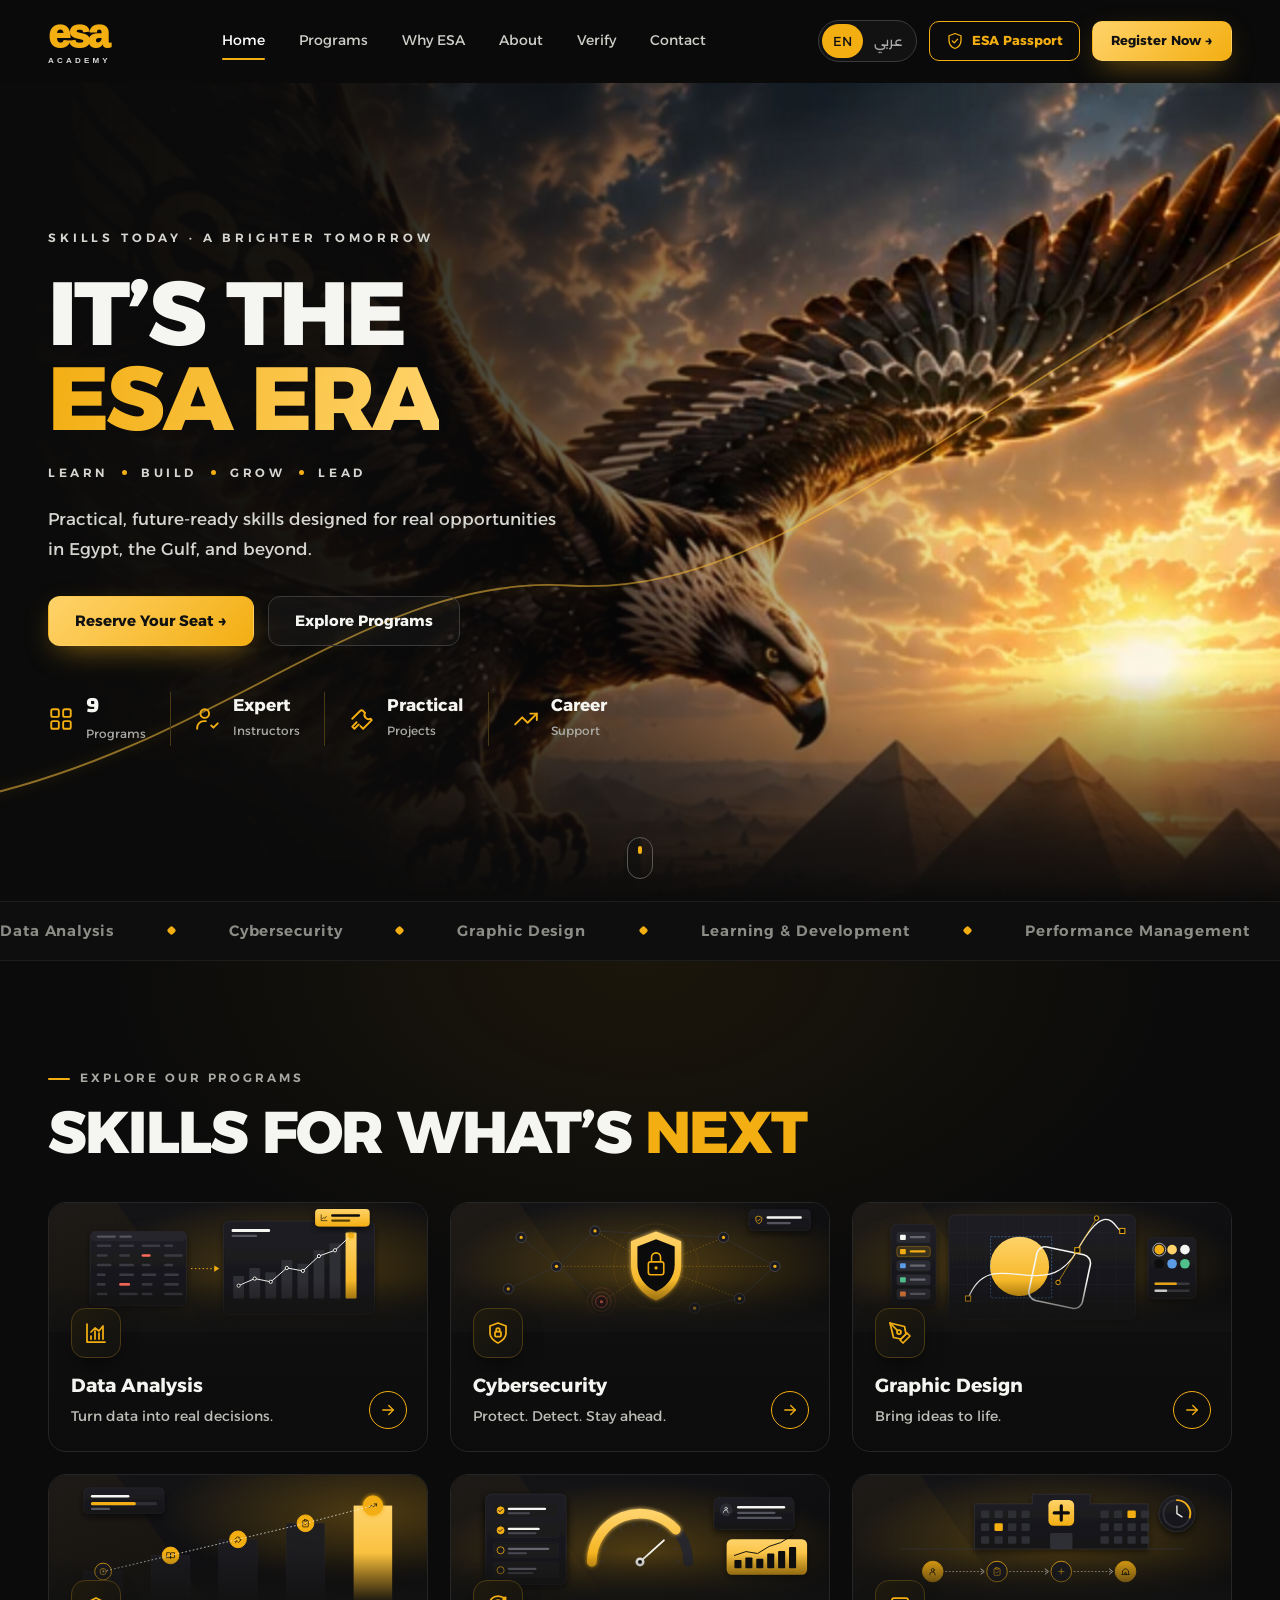
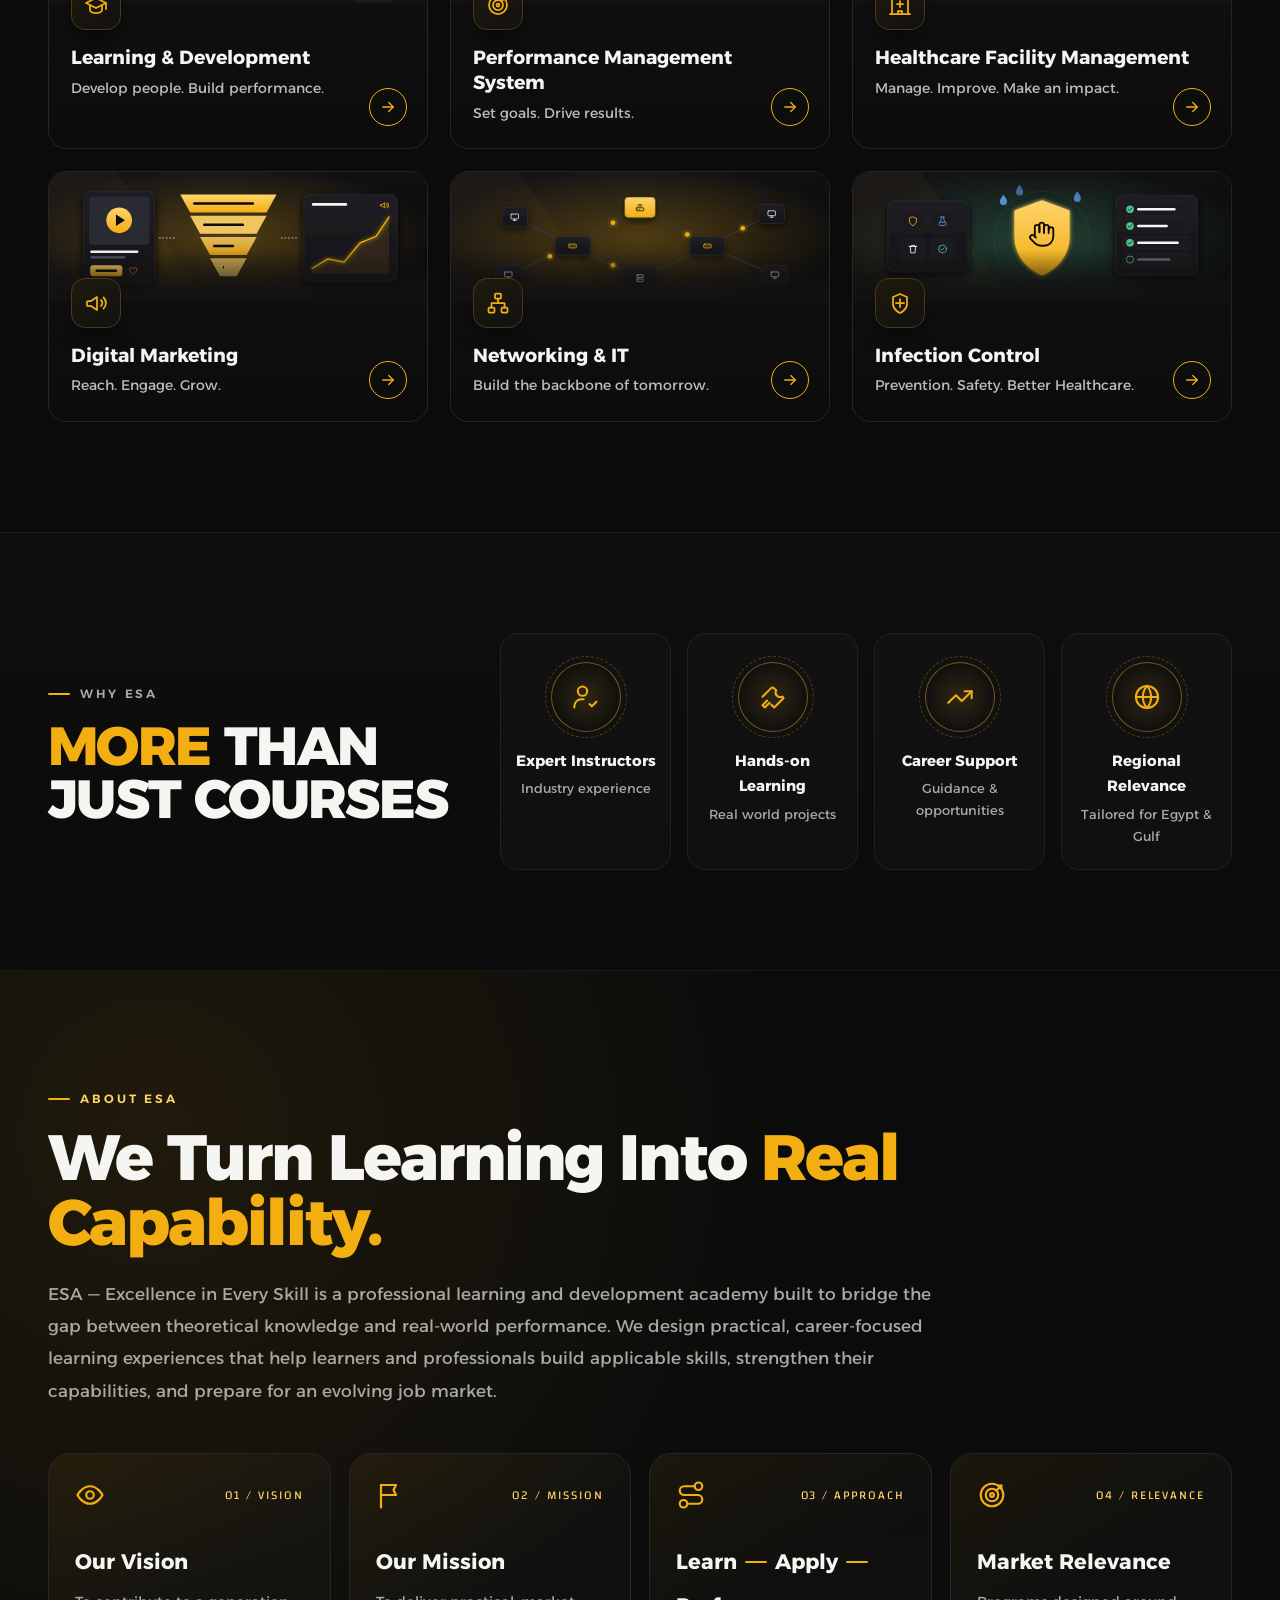
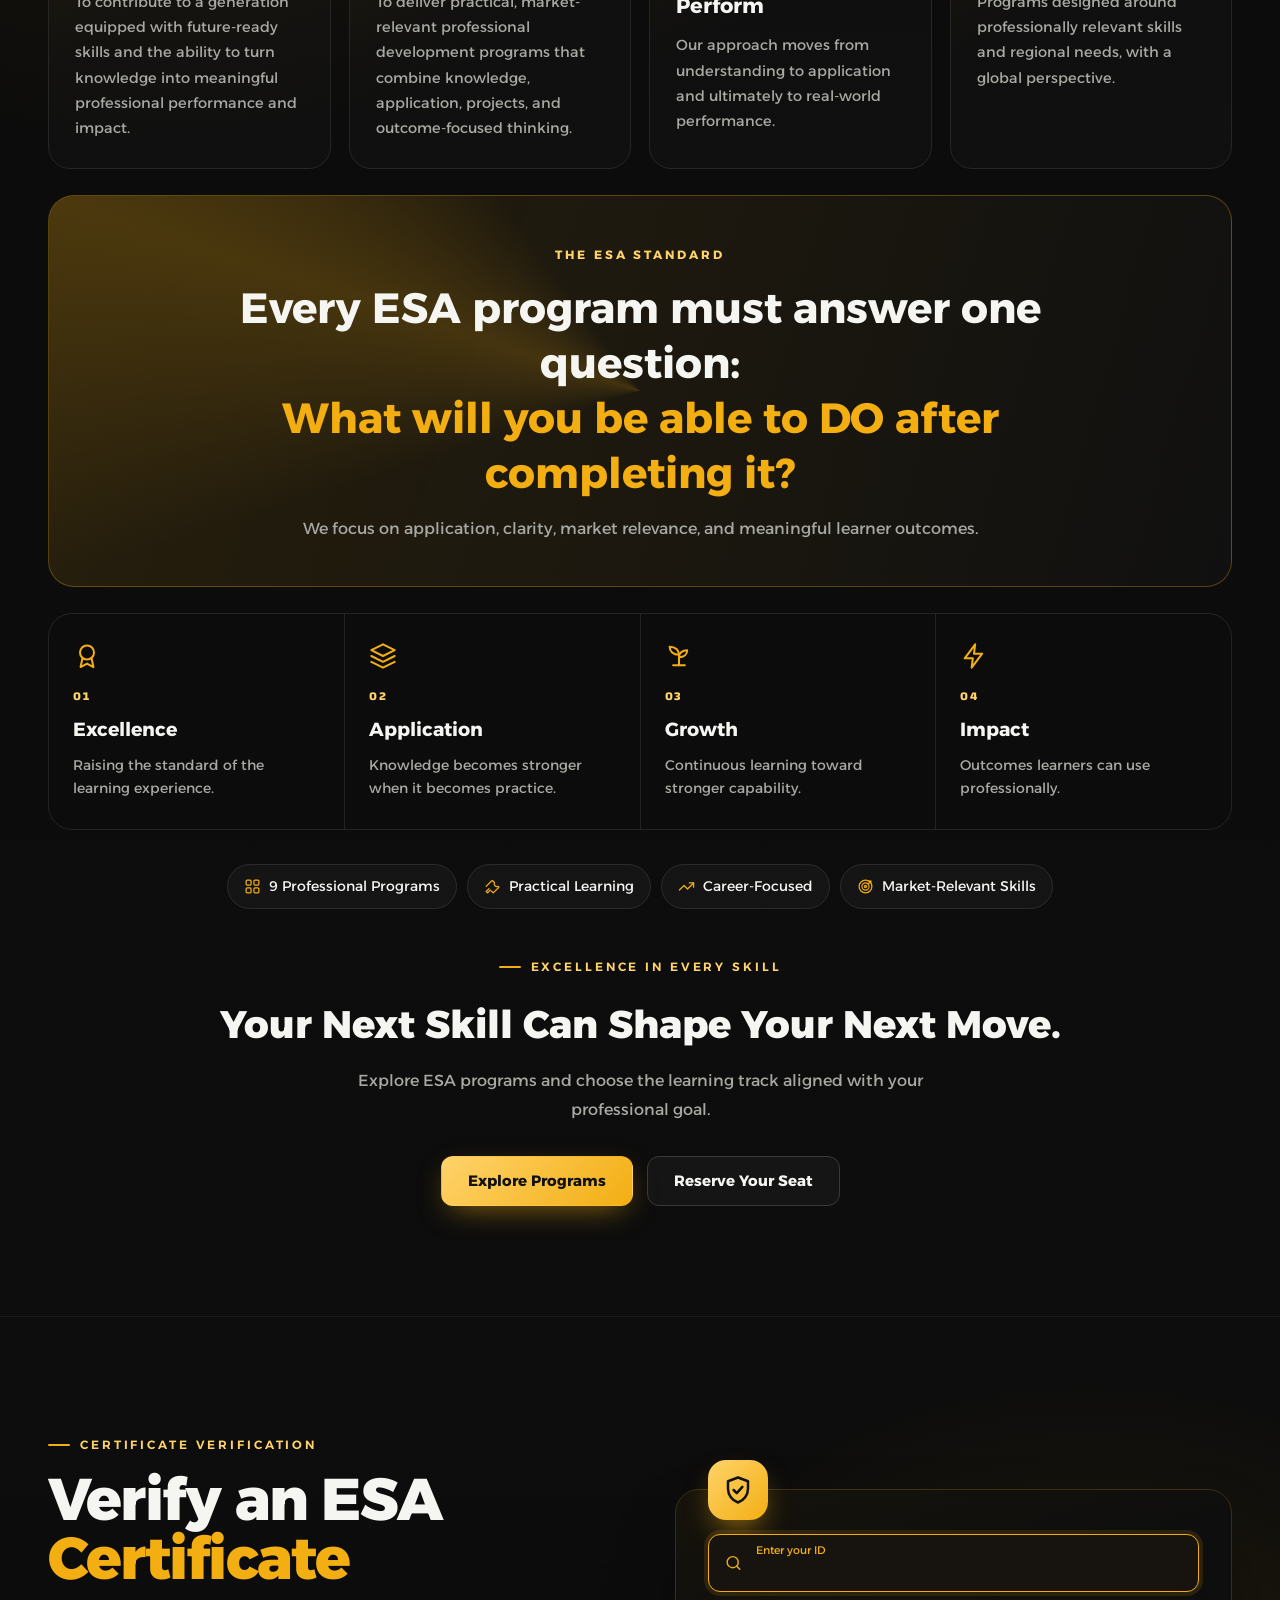
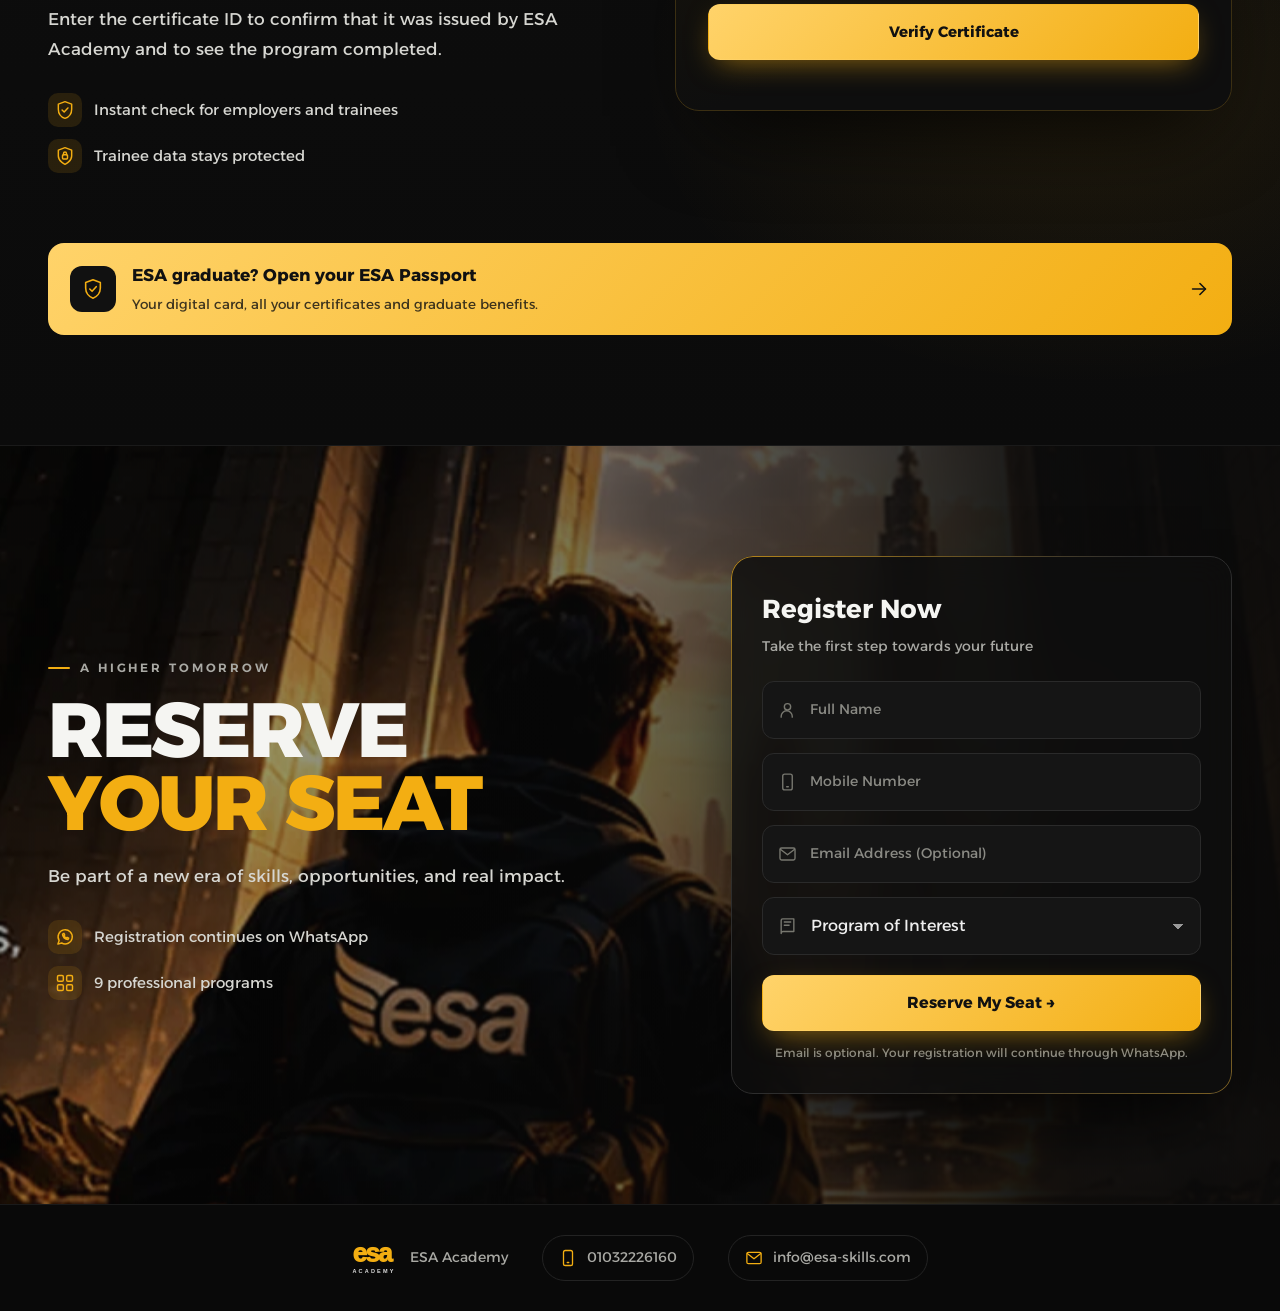
<file: verify/index.html>
<!doctype html>
<html lang="en"><head><meta charset="utf-8"><meta name="viewport" content="width=device-width,initial-scale=1">
<title>Verify an ESA Certificate — ESA Academy</title>
<meta name="robots" content="noindex">
<link rel="canonical" href="https://esa-skills26.github.io/#verify">
<script>
/* Stable address printed in the certificate QR code.
   /verify/            -> the verification section
   /verify/?id=ESA-001 -> the section with that ID already checked */
(function(){var q=new URLSearchParams(location.search),id=q.get('id')||q.get('verify');
location.replace('../'+(id?('?verify='+encodeURIComponent(id)):'?from=qr')+'#verify');})();
</script>
<meta http-equiv="refresh" content="0; url=../#verify">
<style>body{margin:0;min-height:100vh;display:grid;place-items:center;background:#0b0b0b;color:#f5f5f2;font:16px Arial,sans-serif}a{color:#f3ae12}</style>
</head><body><p><a href="../#verify">Verify an ESA certificate · التحقق من شهادة ESA</a></p></body></html>
</file>
<file: esa.css>
/* ESA Academy — Excellence in Every Skill
   Brand: charcoal / ESA yellow / white. One icon family (24px grid, 1.75 stroke). */
:root{
  --ink:#0b0b0b;--char:#141414;--char-2:#1f1f1f;--line:#2a2a2a;--line-2:#3a3a3a;
  --gold:#f3ae12;--gold-2:#ffd36a;--white:#ffffff;--text:#f5f5f2;--muted:#a9a9a4;--soft:#d6d6d1;
  --ease:cubic-bezier(.2,.8,.2,1);--ease-io:cubic-bezier(.65,0,.35,1);
  --radius:18px;--font:'Alexandria','Inter',system-ui,Arial,sans-serif;--num:'Changa','Alexandria',sans-serif
}
*{box-sizing:border-box}
html{scroll-behavior:smooth;scroll-padding-top:86px;-webkit-text-size-adjust:100%}
body{margin:0;background:var(--ink);color:var(--text);font:400 16px/1.7 var(--font);-webkit-font-smoothing:antialiased;overflow-x:hidden}
a{color:inherit;text-decoration:none}
button,input,select{font:inherit}
img{display:block;max-width:100%}
:focus-visible{outline:2px solid var(--gold);outline-offset:3px;border-radius:6px}
::selection{background:var(--gold);color:#111}
.wrap{max-width:1240px;margin:auto;padding:0 28px}
.gold{color:var(--gold)}
.ico{width:22px;height:22px;fill:none;stroke:currentColor;stroke-width:1.75;stroke-linecap:round;stroke-linejoin:round;flex-shrink:0;overflow:visible}
.kicker{display:inline-flex;align-items:center;gap:10px;font-size:12px;font-weight:600;letter-spacing:.24em;color:var(--muted)}
.kicker:before{content:'';width:22px;height:2px;border-radius:2px;background:var(--gold)}
.kicker-gold{color:var(--gold-2)}

/* Progress bar */
.progress{position:fixed;inset:0 0 auto;height:3px;z-index:60;pointer-events:none}
.progress span{display:block;height:100%;background:linear-gradient(90deg,var(--gold),var(--gold-2));transform-origin:left;transform:scaleX(0)}
[dir=rtl] .progress span{transform-origin:right}

/* Buttons */
.btn{position:relative;display:inline-flex;align-items:center;justify-content:center;gap:10px;padding:15px 26px;border-radius:12px;font-weight:700;font-size:15px;line-height:1.2;border:1px solid var(--gold);overflow:hidden;isolation:isolate;cursor:pointer;transition:transform .35s var(--ease),box-shadow .35s var(--ease),background .3s,color .3s,border-color .3s}
.btn-gold{background:linear-gradient(135deg,var(--gold-2),var(--gold));color:#111;border-color:transparent;box-shadow:0 10px 30px -10px rgba(243,174,18,.6)}
.btn-gold:hover{transform:translateY(-2px);box-shadow:0 18px 40px -12px rgba(243,174,18,.75)}
.btn-ghost{background:rgba(255,255,255,.03);color:var(--text);border-color:var(--line-2)}
.btn-ghost:hover{border-color:var(--gold);color:var(--gold);transform:translateY(-2px)}
.btn-sm{padding:11px 18px;font-size:13px;border-radius:10px}
.btn-shine:after{content:'';position:absolute;inset:-2px;background:linear-gradient(110deg,transparent 30%,rgba(255,255,255,.55) 48%,transparent 62%);transform:translateX(-120%);z-index:-1;animation:shine 4.5s var(--ease-io) infinite 1.5s}
@keyframes shine{0%,70%{transform:translateX(-120%)}100%{transform:translateX(120%)}}
.btn:active{transform:translateY(0) scale(.98)}
.pulse{animation:pulse 2.2s infinite}
@keyframes pulse{0%,100%{box-shadow:0 0 0 0 rgba(243,174,18,.35)}50%{box-shadow:0 0 0 12px rgba(243,174,18,0)}}

/* Header */
.site-header{position:sticky;top:0;z-index:50;background:rgba(11,11,11,.55);-webkit-backdrop-filter:saturate(170%) blur(18px);backdrop-filter:saturate(170%) blur(18px);border-bottom:1px solid transparent;transition:background .4s,border-color .4s}
.site-header.scrolled{background:rgba(11,11,11,.85);border-bottom-color:#1d1d1d}
.nav{height:82px;display:flex;align-items:center;gap:28px;transition:height .4s var(--ease)}
.scrolled .nav{height:66px}
.logo{display:inline-block;font-weight:950;font-family:Inter,Arial,sans-serif;font-size:40px;line-height:.82;letter-spacing:-2.5px;color:var(--gold);direction:ltr}
.logo small{display:block;font-size:8px;letter-spacing:3.2px;color:#ddd;text-align:center;margin-top:7px;font-weight:700}
.links{position:relative;display:flex;gap:6px;margin:auto;font-size:14px}
.links a{position:relative;padding:9px 14px;border-radius:10px;color:#cfcfca;transition:color .3s}
.links a:hover,.links a.active{color:var(--white)}
.nav-ink{position:absolute;bottom:2px;height:2px;border-radius:2px;background:var(--gold);transition:transform .45s var(--ease),width .45s var(--ease),opacity .3s;opacity:0;left:0;width:0}
.actions{display:flex;align-items:center;gap:12px}
.lang{display:flex;border:1px solid var(--line-2);border-radius:999px;padding:3px;background:rgba(255,255,255,.03)}
.lang button{background:none;color:#aaa;border:0;padding:6px 11px;cursor:pointer;border-radius:999px;font-size:13px;transition:background .3s,color .3s}
.lang button.on{color:#111;background:var(--gold)}

/* Hero */
.hero{position:relative;min-height:calc(100svh - 82px);max-height:900px;display:flex;align-items:center;overflow:hidden;background:var(--ink)}
.hero-media{position:absolute;inset:0;overflow:hidden}
.hero-art{position:absolute;inset:-4%;background:url('hero-eagle.webp') 70% 42%/cover no-repeat;will-change:transform;transform:scale(1.06)}
.hero-media:after{content:'';position:absolute;inset:0;background:linear-gradient(90deg,var(--ink) 0%,rgba(11,11,11,.94) 28%,rgba(11,11,11,.45) 52%,rgba(11,11,11,0) 76%),linear-gradient(0deg,var(--ink) 0%,transparent 28%),radial-gradient(circle at 80% 58%,rgba(243,174,18,.22),transparent 28%)}
[dir=rtl] .hero-art{inset:-4% 22% -4% -4%;background-position:40% 42%}
[dir=rtl] .hero-media:after{background:linear-gradient(270deg,var(--ink) 0%,rgba(11,11,11,.94) 28%,rgba(11,11,11,.45) 52%,rgba(11,11,11,0) 76%),linear-gradient(0deg,var(--ink) 0%,rgba(11,11,11,.85) 14%,transparent 40%),radial-gradient(circle at 20% 58%,rgba(243,174,18,.22),transparent 28%)}
.hero-sweep{position:absolute;inset:-30%;background:linear-gradient(105deg,transparent 42%,rgba(255,211,106,.16) 49%,transparent 56%);transform:translateX(-70%);mix-blend-mode:screen;z-index:1}
.flight{position:absolute;inset:0;width:100%;height:100%;z-index:1;pointer-events:none}
.flight path{fill:none;stroke:url(#g-gold);stroke-width:1.6;stroke-linecap:round;opacity:.55;stroke-dasharray:2400;stroke-dashoffset:2400;filter:drop-shadow(0 0 6px rgba(243,174,18,.6))}
.hero-grid{position:relative;z-index:2;width:100%}
.hero-inner{max-width:600px;padding:70px 0 80px}
.eyebrow{font-size:12px;font-weight:600;letter-spacing:.32em;color:var(--soft)}
.hero-title{font-size:clamp(52px,7vw,96px);line-height:.95;font-weight:800;letter-spacing:-.03em;margin:22px 0 22px}
[dir=rtl] .hero-title{letter-spacing:0;line-height:1.15}
.hero-title .gold{display:inline-block;background:linear-gradient(100deg,var(--gold) 0%,var(--gold-2) 40%,#fff3cf 50%,var(--gold-2) 60%,var(--gold) 100%);background-size:250% 100%;-webkit-background-clip:text;background-clip:text;color:transparent;animation:goldflow 6s var(--ease-io) infinite}
@keyframes goldflow{0%,100%{background-position:100% 0}50%{background-position:0 0}}
.pillars{display:flex;align-items:center;gap:14px;font-size:12px;font-weight:600;letter-spacing:.3em;color:var(--soft);direction:ltr;width:max-content}
.pillars i{width:5px;height:5px;border-radius:50%;background:var(--gold)}
.lead{color:var(--soft);font-size:17px;line-height:1.75;max-width:520px;margin:22px 0 0}
.hero-buttons{display:flex;gap:14px;flex-wrap:wrap;margin:32px 0 0}
.hero-buttons.center{justify-content:center}
.stats{display:grid;grid-template-columns:repeat(4,auto);gap:0;margin-top:46px;width:max-content;max-width:100%}
.stat{display:flex;align-items:center;gap:12px;padding:0 24px;border-inline-start:1px solid #4a3a14}
.stat:first-child{padding-inline-start:0;border:0}
.stat .ico{width:26px;height:26px;color:var(--gold)}
.stat b{display:block;font-size:17px;font-weight:700;line-height:1.2}
.stat .count{font-family:var(--num);font-size:22px}
.stat span{font-size:12px;color:var(--muted)}
.scroll-hint{position:absolute;bottom:22px;left:50%;translate:-50% 0;z-index:3;width:26px;height:42px;border:1.5px solid #5a5a55;border-radius:14px}
.scroll-hint span{position:absolute;left:50%;top:8px;width:4px;height:8px;margin-left:-2px;border-radius:2px;background:var(--gold);animation:wheel 1.8s var(--ease-io) infinite}
@keyframes wheel{0%{opacity:0;transform:translateY(0)}30%{opacity:1}100%{opacity:0;transform:translateY(14px)}}

/* Ticker */
.ticker{border-block:1px solid #1d1d1d;background:#0e0e0e;overflow:hidden;padding:16px 0;direction:ltr}
.ticker-track{display:flex;gap:54px;width:max-content;animation:ticker 38s linear infinite}
.ticker span{display:inline-flex;align-items:center;gap:54px;font-size:15px;font-weight:600;color:#8c8c87;white-space:nowrap;letter-spacing:.06em}
.ticker span:after{content:'';width:7px;height:7px;border-radius:2px;background:var(--gold);transform:rotate(45deg)}
@keyframes ticker{to{transform:translateX(-50%)}}
.ticker:hover .ticker-track{animation-play-state:paused}

/* Sections */
section{position:relative}
.programs{padding:100px 0 110px;background:radial-gradient(ellipse 60% 40% at 50% 0%,rgba(243,174,18,.07),transparent 70%),var(--ink)}
.section-top{display:flex;justify-content:space-between;align-items:end;margin-bottom:40px}
.section-title{font-size:clamp(36px,4.6vw,64px);font-weight:800;letter-spacing:-.03em;line-height:1;margin:14px 0 0}
[dir=rtl] .section-title{letter-spacing:0;line-height:1.25}

/* Course cards */
.courses{display:grid;grid-template-columns:repeat(3,minmax(0,1fr));gap:22px}
.course{--mx:50%;--my:50%;position:relative;display:flex;flex-direction:column;border-radius:var(--radius);background:linear-gradient(180deg,#121212,#0c0c0c);border:1px solid #262626;overflow:hidden;cursor:pointer;isolation:isolate;transform-style:preserve-3d;transition:transform .5s var(--ease),border-color .4s,box-shadow .5s var(--ease)}
.course:before{content:'';position:absolute;inset:0;z-index:2;pointer-events:none;background:radial-gradient(420px circle at var(--mx) var(--my),rgba(243,174,18,.14),transparent 45%);opacity:0;transition:opacity .4s}
.course:after{content:'';position:absolute;inset:0;border-radius:inherit;padding:1px;background:radial-gradient(300px circle at var(--mx) var(--my),rgba(255,211,106,.9),transparent 60%);-webkit-mask:linear-gradient(#000 0 0) content-box,linear-gradient(#000 0 0);-webkit-mask-composite:xor;mask-composite:exclude;opacity:0;transition:opacity .4s;z-index:3;pointer-events:none}
.course:hover,.course:focus-visible{border-color:#4a3a14;box-shadow:0 30px 70px -25px rgba(0,0,0,.8),0 0 40px -10px rgba(243,174,18,.18)}
.course:hover:before,.course:hover:after{opacity:1}
.course-media{position:relative;overflow:hidden;background:#090909;aspect-ratio:590/202}
.course-img{width:100%;height:100%;object-fit:cover;transition:transform .8s var(--ease),filter .5s}
.course:hover .course-img{transform:scale(1.06);filter:brightness(1.1) saturate(1.1)}
.course-media:after{content:'';position:absolute;inset:auto 0 0;height:40%;background:linear-gradient(transparent,#121212)}
.course-body{position:relative;display:flex;flex-direction:column;gap:6px;padding:4px 22px 24px}
.course-icon{width:50px;height:50px;margin-top:-28px;margin-bottom:10px;display:grid;place-items:center;border-radius:14px;background:linear-gradient(145deg,#1f1a0d,#111);border:1px solid #4a3a14;color:var(--gold);position:relative;z-index:4;box-shadow:0 10px 25px -8px rgba(0,0,0,.8);transition:transform .5s var(--ease),background .4s,color .4s}
.course:hover .course-icon{transform:translateY(-4px) rotate(-6deg);background:var(--gold);color:#111}
.course-icon .ico{width:24px;height:24px}
.course h3{margin:0;font-size:19px;font-weight:700;line-height:1.3}
.course p{margin:0;color:#bdbdb8;font-size:14px;line-height:1.6;padding-inline-end:46px}
.course-more{position:absolute;bottom:22px;inset-inline-end:20px;width:38px;height:38px;border-radius:50%;display:grid;place-items:center;border:1px solid var(--gold);color:var(--gold);z-index:4;transition:background .35s,color .35s,transform .45s var(--ease)}
.course-more .ico{width:18px;height:18px}
[dir=rtl] .course-more .ico{transform:scaleX(-1)}
.course:hover .course-more{background:var(--gold);color:#111;transform:translateX(4px)}
[dir=rtl] .course:hover .course-more{transform:translateX(-4px)}

/* Why ESA */
.why-sec{padding:100px 0;background:linear-gradient(180deg,#0e0e0e,var(--ink));border-top:1px solid #1a1a1a}
.why-grid{display:grid;grid-template-columns:1.1fr 2fr;gap:50px;align-items:center}
.why h2{font-size:clamp(36px,4.2vw,58px);font-weight:800;line-height:1;margin:14px 0 0;letter-spacing:-.03em}
.benefits{display:grid;grid-template-columns:repeat(4,1fr);gap:16px}
.benefit{text-align:center;padding:28px 14px 22px;border-radius:var(--radius);border:1px solid #222;background:rgba(255,255,255,.015);transition:transform .5s var(--ease),border-color .4s,background .4s}
.benefit:hover{transform:translateY(-6px);border-color:#4a3a14;background:rgba(243,174,18,.04)}
.circle{position:relative;width:70px;height:70px;border-radius:50%;display:grid;place-items:center;margin:0 auto 16px;color:var(--gold);background:radial-gradient(circle,rgba(243,174,18,.14),transparent 70%);border:1px solid rgba(243,174,18,.45)}
.circle:after{content:'';position:absolute;inset:-7px;border-radius:50%;border:1px dashed rgba(243,174,18,.3);animation:spin 18s linear infinite}
@keyframes spin{to{transform:rotate(360deg)}}
.circle .ico{width:28px;height:28px}
.benefit b{display:block;font-size:15px;font-weight:700}
.benefit p{font-size:13px;color:var(--muted);margin:4px 0 0}

/* About */
.about-era{padding:110px 0;background:radial-gradient(circle at 12% 8%,rgba(243,174,18,.09),transparent 30%),linear-gradient(180deg,var(--ink),#0d0d0d);border-top:1px solid #1a1a1a}
.about-title{font-size:clamp(38px,5vw,72px);font-weight:800;line-height:1.02;letter-spacing:-.03em;margin:16px 0 22px;max-width:920px}
[dir=rtl] .about-title{letter-spacing:0;line-height:1.25}
.about-intro{font-size:17px;line-height:1.9;color:var(--muted);max-width:900px;margin:0}
.about-grid{display:grid;grid-template-columns:repeat(4,1fr);gap:18px;margin-top:46px;perspective:1200px}
.about-card{position:relative;min-height:250px;padding:26px;border:1px solid #262626;border-radius:22px;background:linear-gradient(150deg,rgba(243,174,18,.07),rgba(255,255,255,.015) 45%);transition:transform .5s var(--ease),border-color .4s,box-shadow .5s;transform-style:preserve-3d}
.about-card:hover{border-color:rgba(243,174,18,.45);box-shadow:0 30px 60px -25px rgba(0,0,0,.7)}
.card-top{display:flex;align-items:center;justify-content:space-between}
.card-top .ico{width:30px;height:30px;color:var(--gold)}
.about-num{font-family:var(--num);font-size:12px;color:var(--gold-2);letter-spacing:.16em}
.about-card h3{font-size:21px;font-weight:700;margin:34px 0 10px}
.about-card p{color:var(--muted);line-height:1.75;margin:0;font-size:14.5px}
.steps-h{display:flex;align-items:center;gap:8px;flex-wrap:wrap;direction:ltr}
.step-line{display:inline-block;width:22px;height:2px;border-radius:2px;background:var(--gold);transform-origin:left}
.esa-standard{position:relative;overflow:hidden;margin-top:26px;padding:44px 34px;border:1px solid rgba(243,174,18,.3);border-radius:26px;background:linear-gradient(110deg,rgba(243,174,18,.12),rgba(255,255,255,.02));text-align:center}
.std-glow{position:absolute;inset:-50%;background:conic-gradient(from 0deg,transparent 0 70%,rgba(243,174,18,.18) 80%,transparent 90%);animation:spin 12s linear infinite;pointer-events:none}
.esa-standard>*:not(.std-glow){position:relative}
.esa-standard small{color:var(--gold-2);font-weight:700;letter-spacing:.24em;font-size:12px}
.esa-standard h3{font-size:clamp(24px,3.3vw,44px);font-weight:700;line-height:1.3;margin:14px auto;max-width:920px}
.esa-standard p{color:var(--muted);margin:0}
.about-values{display:grid;grid-template-columns:repeat(4,1fr);gap:1px;margin-top:26px;background:#232323;border:1px solid #232323;border-radius:24px;overflow:hidden}
.about-values>div{position:relative;background:#0c0c0c;padding:28px 24px;display:flex;flex-direction:column;gap:8px;min-height:190px;transition:background .4s}
.about-values>div:hover{background:#121008}
.about-values .ico{width:28px;height:28px;color:var(--gold);margin-bottom:8px}
.about-values b{font-family:var(--num);color:var(--gold-2);font-size:12px;letter-spacing:.16em}
.about-values strong{font-size:19px;font-weight:700}
.about-values span{color:var(--muted);line-height:1.65;font-size:14px}
.about-tags{display:flex;justify-content:center;gap:10px;flex-wrap:wrap;margin:34px 0}
.about-tags span{display:inline-flex;align-items:center;gap:8px;padding:10px 16px;border-radius:999px;border:1px solid #2c2c2c;background:rgba(255,255,255,.03);font-size:14px;transition:border-color .3s,transform .4s var(--ease)}
.about-tags span:hover{border-color:var(--gold);transform:translateY(-2px)}
.about-tags .ico{width:17px;height:17px;color:var(--gold)}
.about-cta{text-align:center;margin-top:40px}
.about-cta h3{font-size:clamp(26px,3vw,42px);font-weight:800;margin:14px 0 10px}
.about-cta p{color:var(--muted);max-width:650px;margin:0 auto;line-height:1.8}

/* Register */
.register{padding:110px 0;overflow:hidden;border-top:1px solid #1a1a1a}
.register-bg{position:absolute;inset:-6%;background:url('register-visual.webp') 30% center/cover no-repeat;will-change:transform}
.register-bg:after{content:'';position:absolute;inset:0;background:linear-gradient(90deg,rgba(11,11,11,.3),rgba(11,11,11,.55) 45%,rgba(11,11,11,.95) 78%)}
[dir=rtl] .register-bg:after{background:linear-gradient(270deg,rgba(11,11,11,.3),rgba(11,11,11,.55) 45%,rgba(11,11,11,.95) 78%)}
.register-grid{position:relative;z-index:1;display:grid;grid-template-columns:1.1fr .9fr;gap:70px;align-items:center}
.register-copy h2{font-size:clamp(46px,6vw,80px);font-weight:800;line-height:.95;margin:16px 0;letter-spacing:-.03em}
[dir=rtl] .register-copy h2{letter-spacing:0;line-height:1.2}
.reg-points{list-style:none;padding:0;margin:28px 0 0;display:grid;gap:12px}
.reg-points li{display:flex;align-items:center;gap:12px;color:var(--soft);font-size:15px}
.reg-points .ico{width:34px;height:34px;padding:7px;border-radius:10px;background:rgba(243,174,18,.12);color:var(--gold)}
.form{position:relative;background:rgba(14,14,14,.82);-webkit-backdrop-filter:blur(16px);backdrop-filter:blur(16px);border:1px solid #2d2d2d;border-radius:22px;padding:30px;box-shadow:0 40px 80px -30px rgba(0,0,0,.9)}
.form:before{content:'';position:absolute;inset:-1px;border-radius:inherit;padding:1px;background:linear-gradient(140deg,rgba(243,174,18,.7),transparent 35%,transparent 70%,rgba(243,174,18,.4));-webkit-mask:linear-gradient(#000 0 0) content-box,linear-gradient(#000 0 0);-webkit-mask-composite:xor;mask-composite:exclude;pointer-events:none}
.form h3{font-size:26px;font-weight:700;margin:0 0 4px}
.form>p{margin:0 0 22px;color:var(--muted);font-size:14px}
.field{position:relative;display:block;margin:0 0 14px}
.field .ico{position:absolute;top:50%;inset-inline-start:16px;translate:0 -50%;width:19px;height:19px;color:#77776f;transition:color .3s;pointer-events:none}
.field input,.field select{width:100%;height:58px;background:#151515;color:#eee;border:1px solid #2a2a2a;border-radius:12px;padding:22px 16px 6px 48px;outline:none;transition:border-color .3s,box-shadow .3s,background .3s;-webkit-appearance:none;appearance:none}
[dir=rtl] .field input,[dir=rtl] .field select{padding:22px 48px 6px 16px}
.field>span{position:absolute;top:50%;inset-inline-start:48px;translate:0 -50%;color:#8a8a84;font-size:14px;pointer-events:none;transition:all .25s var(--ease)}
.field input:focus+span,.field input:not(:placeholder-shown)+span{top:16px;font-size:11px;color:var(--gold)}
.field input:focus,.field select:focus{border-color:var(--gold);background:#171410;box-shadow:0 0 0 4px rgba(243,174,18,.12)}
.field:focus-within .ico{color:var(--gold)}
.field.select select{padding-top:6px;cursor:pointer;background-image:linear-gradient(45deg,transparent 50%,#999 50%),linear-gradient(135deg,#999 50%,transparent 50%);background-position:calc(100% - 22px) 26px,calc(100% - 16px) 26px;background-size:6px 6px;background-repeat:no-repeat}
[dir=rtl] .field.select select{background-position:22px 26px,16px 26px}
.field.invalid input,.field.invalid select{border-color:#e05a4a;animation:shake .4s}
@keyframes shake{25%{transform:translateX(-5px)}75%{transform:translateX(5px)}}
.submit{width:100%;height:56px;margin-top:6px;font-size:16px}
.submit .done{position:absolute;inset:0;display:flex;align-items:center;justify-content:center;gap:10px;transform:translateY(100%);transition:transform .45s var(--ease)}
.submit .label{transition:transform .45s var(--ease)}
.submit.sent .label{transform:translateY(-200%)}
.submit.sent .done{transform:none}
.note{font-size:12px;color:#8a8a84;margin-top:12px;text-align:center}

/* Footer / contact */
.contact{border-top:1px solid #1a1a1a;background:#090909;padding:30px 0}
.contact-row{display:flex;align-items:center;justify-content:center;gap:34px;flex-wrap:wrap;color:#a9a9a4;font-size:14px}
.contact-brand{display:inline-flex;align-items:center;gap:14px}
.logo-sm{font-size:26px;letter-spacing:-1.6px}
.logo-sm small{font-size:5.5px;letter-spacing:2.2px;margin-top:5px}
.contact-item{display:inline-flex;align-items:center;gap:10px;padding:10px 16px;border-radius:999px;border:1px solid #232323;transition:border-color .3s,color .3s}
.contact-item:hover{border-color:var(--gold);color:var(--white)}
.contact-item .ico{width:18px;height:18px;color:var(--gold)}

/* Modal */
.course-modal{position:fixed;inset:0;z-index:1000;display:grid;place-items:center;padding:22px;visibility:hidden;opacity:0;transition:opacity .35s ease,visibility .35s}
.course-modal.open{visibility:visible;opacity:1}
.modal-backdrop{position:absolute;inset:0;background:rgba(0,0,0,.78);-webkit-backdrop-filter:blur(12px);backdrop-filter:blur(12px)}
.modal-card{position:relative;width:min(1080px,96vw);max-height:88vh;overflow:auto;background:linear-gradient(150deg,#13110b,#0b0b0c 55%);border:1px solid #4a3a14;border-radius:24px;box-shadow:0 40px 120px #000,0 0 60px rgba(243,174,18,.08);transform:translateY(40px) scale(.96);opacity:0;transition:transform .55s var(--ease),opacity .4s}
.course-modal.open .modal-card{transform:none;opacity:1}
.modal-hero{height:240px;position:relative;background-position:center;background-size:cover;transform:scale(1.08);transition:transform 1.2s var(--ease)}
.course-modal.open .modal-hero{transform:none}
.modal-hero:after{content:'';position:absolute;inset:0;background:linear-gradient(0deg,#0d0c0a 4%,transparent 70%)}
.modal-close{position:absolute;z-index:4;inset-inline-end:16px;top:16px;width:42px;height:42px;border-radius:50%;border:1px solid #ffffff33;background:rgba(8,8,8,.8);color:#fff;cursor:pointer;display:grid;place-items:center;transition:transform .4s var(--ease),border-color .3s}
.modal-close:hover{transform:rotate(90deg);border-color:var(--gold)}
.modal-body{padding:0 32px 32px;position:relative;margin-top:-30px;z-index:2}
.modal-body h2{font-size:clamp(27px,3vw,40px);font-weight:800;line-height:1.12;margin:12px 0}
.modal-intro{color:#ddd;font-size:17px;line-height:1.65;margin:0 0 24px}
.detail-grid{display:grid;grid-template-columns:1fr 1fr;gap:14px}
.detail{background:#111214;border:1px solid #24262b;border-radius:16px;padding:20px;opacity:0;transform:translateY(16px);transition:opacity .5s var(--ease),transform .6s var(--ease),border-color .3s}
.course-modal.open .detail{opacity:1;transform:none}
.course-modal.open .detail:nth-child(2){transition-delay:.08s}.course-modal.open .detail:nth-child(3){transition-delay:.16s}.course-modal.open .detail:nth-child(4){transition-delay:.24s}
.detail:hover{border-color:#4a3a14}
.detail h4{display:flex;align-items:center;gap:10px;color:var(--gold);margin:0 0 12px;font-size:16px;font-weight:700;letter-spacing:.04em}
.detail h4 .ico{width:20px;height:20px}
.detail ul{list-style:none;margin:0;padding:0;color:#eee;line-height:1.7;font-size:15px}
.detail li{position:relative;padding-inline-start:22px;margin-bottom:4px}
.detail li:before{content:'';position:absolute;inset-inline-start:2px;top:.75em;width:8px;height:8px;border-radius:2px;background:var(--gold);transform:rotate(45deg)}
.market{grid-column:1/-1;background:linear-gradient(120deg,#17130b,#0e0f11);border-color:#493816}
.modal-cta{display:flex;gap:10px;margin-top:22px}

/* Reveal system (JS on) */
.js .reveal-up{opacity:0;transform:translateY(34px);transition:opacity .9s var(--ease),transform 1s var(--ease)}
.js .reveal-up.in{opacity:1;transform:none}
.js .hero .reveal-up{transition-duration:1s,1.1s}
.js .hero-title{clip-path:inset(0 0 100% 0);transform:translateY(30px);transition:clip-path 1.1s var(--ease),transform 1.1s var(--ease)}
.js .loaded .hero-title,.loaded .hero-title{clip-path:inset(-10% -5% -10% -5%);transform:none}
.js .stat{opacity:0;transform:translateY(20px);transition:opacity .8s var(--ease),transform .8s var(--ease)}
.loaded .stat{opacity:1;transform:none}
.loaded .stat:nth-child(2){transition-delay:.1s}.loaded .stat:nth-child(3){transition-delay:.2s}.loaded .stat:nth-child(4){transition-delay:.3s}
.js .course{opacity:0;transform:translateY(46px) scale(.97)}
.js .course.in{opacity:1;transform:none;transition:opacity .9s var(--ease),transform 1s var(--ease),border-color .4s,box-shadow .5s var(--ease)}
.js .ico.draw use{stroke-dasharray:120;stroke-dashoffset:120;transition:stroke-dashoffset 1.6s var(--ease)}
.js .in .ico.draw use,.js .in.ico.draw use,.loaded .stat .ico.draw use{stroke-dashoffset:0}
.js .step-line{transform:scaleX(0);transition:transform .8s var(--ease)}
.js .in .step-line{transform:scaleX(1)}.js .in .step-line:last-of-type{transition-delay:.35s}
.loaded .hero-sweep{animation:sweep 2.8s var(--ease-io) .5s both}
@keyframes sweep{to{transform:translateX(70%)}}
.loaded .flight path{animation:fly 3.2s var(--ease) .4s forwards}
@keyframes fly{to{stroke-dashoffset:0}}
.js .hero-art{transform:scale(1.14);transition:transform 2.6s var(--ease)}
.js .loaded .hero-art{transform:scale(1.06)}

/* Responsive */
@media(max-width:1100px){.courses{grid-template-columns:repeat(2,minmax(0,1fr))}.why-grid{grid-template-columns:1fr}.about-grid,.about-values{grid-template-columns:repeat(2,1fr)}}
@media(max-width:850px){
  .links{display:none}.nav{gap:12px}.actions{margin-inline-start:auto}
  .hero{min-height:0;max-height:none;align-items:flex-end}
  .hero-art,.js .hero-art,.js .loaded .hero-art,[dir=rtl] .hero-art{inset:0 0 auto 0;width:100%;height:auto;aspect-ratio:1.47;background-size:109% auto;background-position:100% 0;transform:none;translate:none!important}
  .hero-media:after,[dir=rtl] .hero-media:after{background:linear-gradient(180deg,rgba(11,11,11,0) 0,rgba(11,11,11,0) calc(68vw - 90px),var(--ink) calc(68vw + 4px))}
  .hero-inner{padding:calc(68vw + 6px) 0 70px;max-width:100%}
  .flight{display:none}
  .stats{grid-template-columns:repeat(2,auto);gap:20px 26px}
  .stat,.stat:first-child{padding:0;border:0}
  .benefits{grid-template-columns:repeat(2,1fr)}
  .register-grid{grid-template-columns:1fr;gap:40px}
  .register-bg:after,[dir=rtl] .register-bg:after{background:rgba(11,11,11,.72)}
  .scroll-hint{display:none}
}
@media(max-width:600px){
  .wrap{padding:0 18px}
  .nav .btn-sm{display:none}
  .logo{font-size:36px}
  .courses{grid-template-columns:1fr}
  .about-grid,.about-values{grid-template-columns:1fr}
  .detail-grid{grid-template-columns:1fr}.market{grid-column:auto}
  .modal-hero{height:180px}.modal-body{padding:0 18px 22px}
  .programs,.why-sec,.about-era,.register{padding:72px 0}
  .form{padding:22px}
  .pillars{gap:9px;font-size:11px;letter-spacing:.22em}
  .contact-row{flex-direction:column;gap:12px}
}
@media(prefers-reduced-motion:reduce){
  html{scroll-behavior:auto}
  *,*:before,*:after{animation:none!important;transition:none!important}
  .ticker-track{transform:none}
}

/* Certificate verification */
.verify{padding:110px 0;border-top:1px solid #1a1a1a;background:radial-gradient(ellipse 50% 60% at 85% 50%,rgba(243,174,18,.09),transparent 70%),linear-gradient(180deg,#0d0d0d,var(--ink))}
[dir=rtl] .verify{background:radial-gradient(ellipse 50% 60% at 15% 50%,rgba(243,174,18,.09),transparent 70%),linear-gradient(180deg,#0d0d0d,var(--ink))}
.verify-grid{display:grid;grid-template-columns:1fr 1fr;gap:70px;align-items:center}
.verify-copy .lead{margin-top:18px}
.verify-card{position:relative;padding:44px 32px 32px;border-radius:24px;background:linear-gradient(160deg,#16130b,#0e0e0e 55%);border:1px solid #3b2f12;box-shadow:0 40px 90px -35px rgba(0,0,0,.9)}
.verify-seal{position:absolute;top:-30px;inset-inline-start:32px;width:60px;height:60px;border-radius:18px;display:grid;place-items:center;background:linear-gradient(135deg,var(--gold-2),var(--gold));color:#111;box-shadow:0 14px 30px -10px rgba(243,174,18,.7)}
.verify-seal .ico{width:30px;height:30px;stroke-width:2}
.verify-form{display:grid;gap:12px}
.verify-form .field{margin:0}
.verify-form input{font-family:var(--num);font-size:18px;letter-spacing:.06em;text-transform:uppercase}
.verify-form .btn{height:56px}
.verify-result{margin-top:18px;min-height:0}
.vr{display:flex;gap:16px;padding:20px;border-radius:16px;border:1px solid;animation:vrIn .55s var(--ease) both}
@keyframes vrIn{from{opacity:0;transform:translateY(12px) scale(.98)}}
.vr .vr-ico{flex-shrink:0;width:46px;height:46px;border-radius:50%;display:grid;place-items:center}
.vr .vr-ico .ico{width:24px;height:24px;stroke-width:2}
.vr h4{margin:0 0 4px;font-size:18px;font-weight:700}
.vr p{margin:0;color:var(--soft);font-size:14px}
.vr dl{display:grid;grid-template-columns:auto 1fr;gap:6px 14px;margin:12px 0 0;font-size:14px}
.vr dt{color:var(--muted)}
.vr dd{margin:0;font-weight:600;color:var(--white)}
.vr-ok{border-color:rgba(243,174,18,.55);background:linear-gradient(135deg,rgba(243,174,18,.14),rgba(243,174,18,.03))}
.vr-ok .vr-ico{background:var(--gold);color:#111;box-shadow:0 0 0 6px rgba(243,174,18,.15)}
.vr-ok .vr-ico use{stroke-dasharray:40;stroke-dashoffset:40;animation:vrDraw .7s var(--ease) .2s forwards}
@keyframes vrDraw{to{stroke-dashoffset:0}}
.vr-ok h4{color:var(--gold-2)}
.vr-bad{border-color:rgba(224,90,74,.5);background:rgba(224,90,74,.07)}
.vr-bad .vr-ico{background:rgba(224,90,74,.15);color:#ef7b6c}
.vr-wait{border-color:#2a2a2a;background:#121212;align-items:center}
.spinner{width:22px;height:22px;border-radius:50%;border:2.5px solid #333;border-top-color:var(--gold);animation:spin .8s linear infinite}
@media(max-width:850px){.verify-grid{grid-template-columns:1fr;gap:56px}}
@media(max-width:600px){.verify{padding:72px 0}.verify-card{padding:40px 20px 22px}}

.verify-card.spot{animation:spot 1.6s var(--ease) .2s 2}
@keyframes spot{50%{box-shadow:0 0 0 6px rgba(243,174,18,.35),0 40px 90px -35px rgba(0,0,0,.9)}}

/* ESA Passport entry points */
.btn-passport{padding:10px 16px;font-size:13px;border-radius:10px;background:#0b0b0b;color:var(--gold);border:1.5px solid var(--gold);white-space:nowrap;gap:8px}
.btn-passport .ico{width:18px;height:18px}
.btn-passport:hover{background:var(--gold);color:#111;transform:translateY(-2px)}
@media(max-width:600px){.btn-passport{padding:8px 12px;font-size:12px}}
.passport-teaser{grid-column:1/-1;order:3;display:flex;align-items:center;gap:16px;padding:18px 22px;border-radius:16px;background:linear-gradient(135deg,#ffd36a,#f3ae12);color:#111;transition:transform .35s var(--ease),box-shadow .35s var(--ease)}
.passport-teaser:hover{transform:translateY(-3px);box-shadow:0 18px 40px -14px rgba(243,174,18,.7)}
.passport-teaser .pt-ico{width:46px;height:46px;border-radius:12px;background:#111;color:var(--gold);display:grid;place-items:center;flex:none}
.passport-teaser b{display:block;font-size:17px}
.passport-teaser small{font-size:13.5px;opacity:.8}
.passport-teaser .pt-arr{margin-inline-start:auto}
[dir=rtl] .passport-teaser .pt-arr{transform:scaleX(-1)}
.links a,.actions .btn{white-space:nowrap}
@media(min-width:851px) and (max-width:1050px){.btn-passport span{display:none}.btn-passport{padding:10px 11px}.nav{gap:12px}.links{gap:0;font-size:13px}.links a{padding:9px 8px}.actions{gap:8px}}

.vr-pass{display:inline-block;margin-bottom:6px;padding:3px 10px;border-radius:999px;background:var(--gold);color:#111;font:800 11px/1.4 var(--num);letter-spacing:.18em}
.vr p b{color:var(--white)}
</file>
